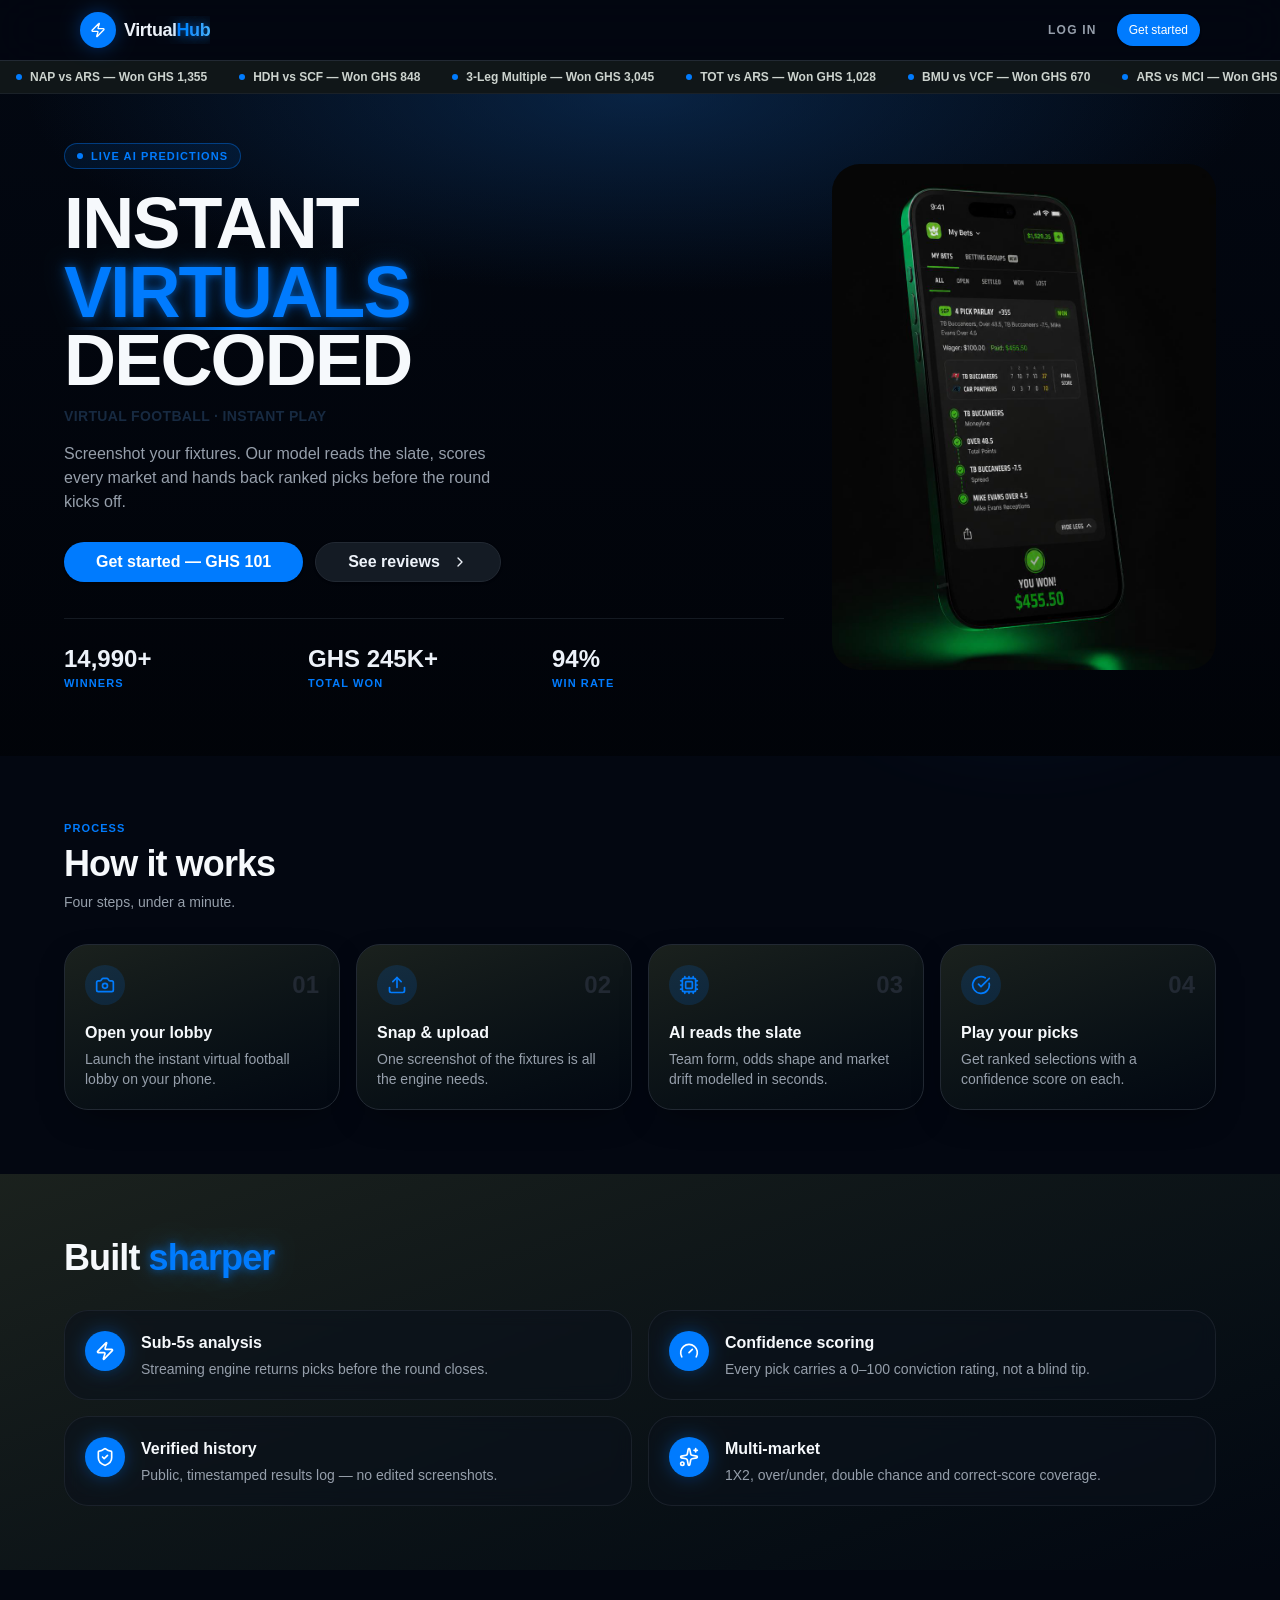
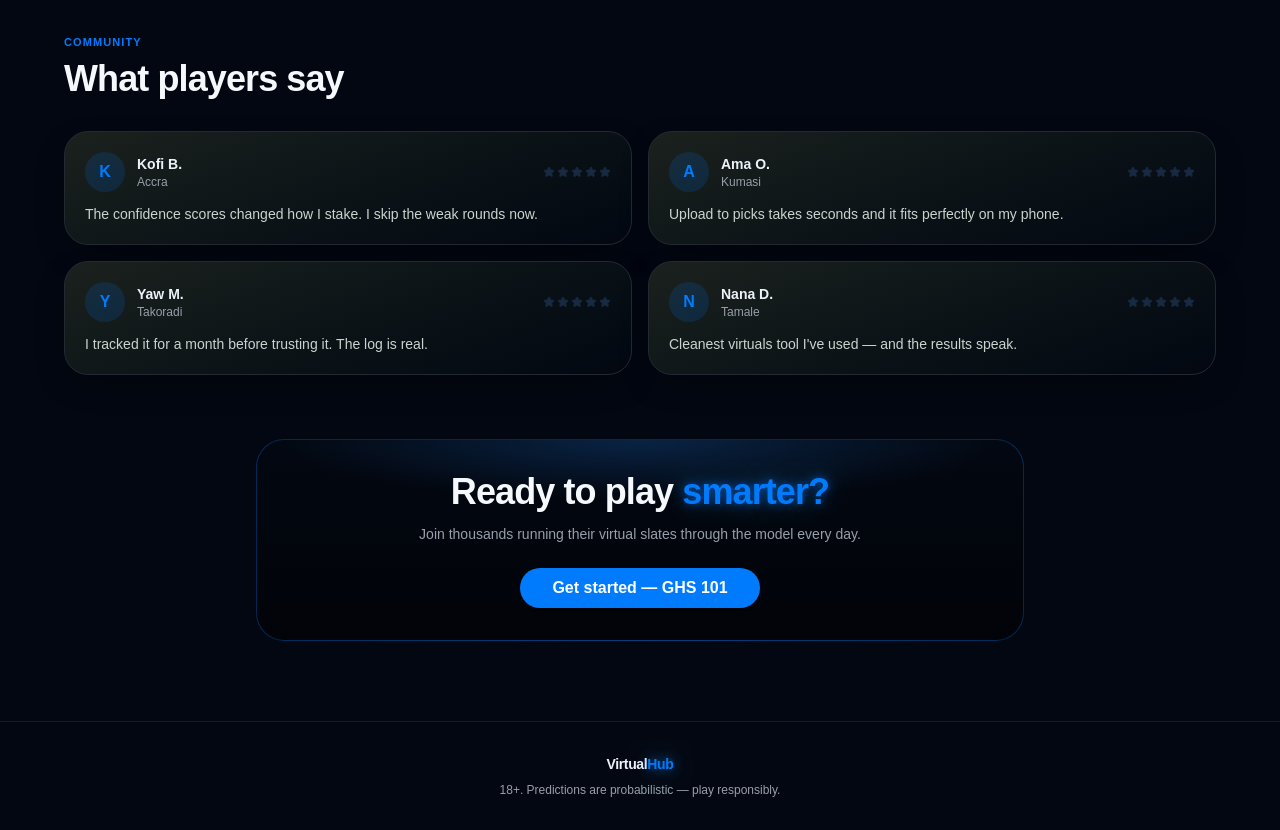
<file: index.html>
<!DOCTYPE html>
<html suppressHydrationWarning lang="en">
<head>
<meta charset="utf-8"/>
<meta name="viewport" content="width=device-width, initial-scale=1"/>
<link rel="stylesheet" href="/assets/styles-DLUEE3j7.css?v=8" data-precedence="default"/>
<link rel="stylesheet" href="/assets/theme.css?v=9"/>
<title>VirtualHub — AI-powered instant virtual football picks</title>
<meta name="author" content="VirtualHub"/>
<meta name="description" content="VirtualHub delivers AI-modelled instant virtual football predictions. Sign up for GHS 101 and start receiving ranked picks straight to your dashboard."/>
<meta property="og:title" content="VirtualHub — AI virtual football picks"/>
<meta property="og:description" content="AI-powered instant virtual football predictions. GHS 101 one-time registration."/>
<meta property="og:type" content="website"/>
<meta name="twitter:card" content="summary_large_image"/>
<meta name="twitter:title" content="VirtualHub — AI virtual football picks">
<meta name="twitter:description" content="AI-powered instant virtual football predictions. GHS 101 one-time registration.">
<meta property="og:image" content="https://pub-bb2e103a32db4e198524a2e9ed8f35b4.r2.dev/10b8d3780e919f2aaa106704f6f9e197/id-preview-cda36e97--7989555e-fe75-4392-b248-2411c85cfbc7.lovable.app-1786799965032.png">
<meta name="twitter:image" content="https://pub-bb2e103a32db4e198524a2e9ed8f35b4.r2.dev/10b8d3780e919f2aaa106704f6f9e197/id-preview-cda36e97--7989555e-fe75-4392-b248-2411c85cfbc7.lovable.app-1786799965032.png">
<link rel="modulepreload" href="/assets/index-sG8SpmM9.js"/>
<link rel="modulepreload" href="/assets/useStore-BI3_Wmfo.js"/>
<link rel="modulepreload" href="/assets/routes-D_UGL2ZY.js"/>
<link rel="modulepreload" href="/assets/button-DS1rjqG5.js"/>
<link rel="modulepreload" href="/assets/chevron-right-CFc3Z5YP.js"/>
<link rel="modulepreload" href="/assets/circle-check-big-D7UGd4CY.js"/>
<link rel="modulepreload" href="/assets/shield-check-jvVy79mL.js"/>
<link rel="modulepreload" href="/assets/sparkles-Bdgb3vhO.js"/>
<link rel="modulepreload" href="/assets/upload-DEbLKMg8.js"/>
<link rel="modulepreload" href="/assets/zap-DtLusXU7.js"/>
<link rel="icon" href="/favicon.png" type="image/png"/>
<script defer src="/_flock.js" data-proxy-url="/~api/analytics"></script>
</head>
<body>
<script src="/assets/hydration-suppress.js"></script>
<main class="min-h-screen overflow-x-hidden bg-background">
<header class="sticky top-0 z-50 border-b border-border/60 bg-background/80 backdrop-blur-xl">
  <div class="mx-auto flex max-w-6xl items-center justify-between gap-3 px-4 py-3">
    <a href="#top" class="flex min-w-0 items-center gap-2">
      <span class="grid h-9 w-9 shrink-0 place-items-center rounded-xl bg-primary text-primary-foreground glow-ring">
        <svg xmlns="http://www.w3.org/2000/svg" width="24" height="24" viewBox="0 0 24 24" fill="none" stroke="currentColor" stroke-width="2" stroke-linecap="round" stroke-linejoin="round" class="lucide lucide-zap h-4 w-4" aria-hidden="true"><path d="M4 14a1 1 0 0 1-.78-1.63l9.9-10.2a.5.5 0 0 1 .86.46l-1.92 6.02A1 1 0 0 0 13 10h7a1 1 0 0 1 .78 1.63l-9.9 10.2a.5.5 0 0 1-.86-.46l1.92-6.02A1 1 0 0 0 11 14z"></path></svg>
      </span>
      <span class="truncate text-lg font-black tracking-tight">Virtual<span class="text-primary glow-text">Hub</span></span>
    </a>
    <div class="flex shrink-0 items-center gap-2">
      <a href="/login" class="rounded-full text-xs font-bold tracking-widest text-muted-foreground uppercase hover:text-foreground px-3 py-2">Log in</a>
      <a href="/signup" class="inline-flex items-center justify-center gap-2 whitespace-nowrap cursor-pointer transition-colors focus-visible:outline-none focus-visible:ring-1 focus-visible:ring-ring bg-primary text-primary-foreground shadow hover:bg-primary/90 h-8 px-4 rounded-full text-xs font-bold pulse-glow">Get started</a>
    </div>
  </div>
</header>
<div class="border-b border-border/60 bg-ash/60 py-2">
  <div class="flex w-max ticker-track">
    <div class="flex shrink-0 items-center">
      <span class="flex items-center gap-2 px-4 text-xs font-semibold text-ash-foreground"><span class="h-1.5 w-1.5 rounded-full bg-primary"></span>NAP vs ARS — Won GHS 1,355</span>
      <span class="flex items-center gap-2 px-4 text-xs font-semibold text-ash-foreground"><span class="h-1.5 w-1.5 rounded-full bg-primary"></span>HDH vs SCF — Won GHS 848</span>
      <span class="flex items-center gap-2 px-4 text-xs font-semibold text-ash-foreground"><span class="h-1.5 w-1.5 rounded-full bg-primary"></span>3-Leg Multiple — Won GHS 3,045</span>
      <span class="flex items-center gap-2 px-4 text-xs font-semibold text-ash-foreground"><span class="h-1.5 w-1.5 rounded-full bg-primary"></span>TOT vs ARS — Won GHS 1,028</span>
      <span class="flex items-center gap-2 px-4 text-xs font-semibold text-ash-foreground"><span class="h-1.5 w-1.5 rounded-full bg-primary"></span>BMU vs VCF — Won GHS 670</span>
      <span class="flex items-center gap-2 px-4 text-xs font-semibold text-ash-foreground"><span class="h-1.5 w-1.5 rounded-full bg-primary"></span>ARS vs MCI — Won GHS 1,052</span>
    </div>
    <div class="flex shrink-0 items-center">
      <span class="flex items-center gap-2 px-4 text-xs font-semibold text-ash-foreground"><span class="h-1.5 w-1.5 rounded-full bg-primary"></span>NAP vs ARS — Won GHS 1,355</span>
      <span class="flex items-center gap-2 px-4 text-xs font-semibold text-ash-foreground"><span class="h-1.5 w-1.5 rounded-full bg-primary"></span>HDH vs SCF — Won GHS 848</span>
      <span class="flex items-center gap-2 px-4 text-xs font-semibold text-ash-foreground"><span class="h-1.5 w-1.5 rounded-full bg-primary"></span>3-Leg Multiple — Won GHS 3,045</span>
      <span class="flex items-center gap-2 px-4 text-xs font-semibold text-ash-foreground"><span class="h-1.5 w-1.5 rounded-full bg-primary"></span>TOT vs ARS — Won GHS 1,028</span>
      <span class="flex items-center gap-2 px-4 text-xs font-semibold text-ash-foreground"><span class="h-1.5 w-1.5 rounded-full bg-primary"></span>BMU vs VCF — Won GHS 670</span>
      <span class="flex items-center gap-2 px-4 text-xs font-semibold text-ash-foreground"><span class="h-1.5 w-1.5 rounded-full bg-primary"></span>ARS vs MCI — Won GHS 1,052</span>
    </div>
  </div>
</div>
<section id="top" class="relative px-4 pt-12 pb-16" style="background-image:var(--gradient-hero)">
  <div class="mx-auto flex max-w-6xl flex-col items-center gap-12 text-center lg:flex-row lg:items-center lg:text-left">
    <div class="w-full lg:flex-1">
      <span class="inline-flex items-center gap-2 rounded-full border border-primary/40 bg-primary/10 px-3 py-1 text-[11px] font-bold tracking-widest text-primary uppercase">
        <span class="h-1.5 w-1.5 rounded-full bg-primary"></span>Live AI predictions
      </span>
      <h1 class="mt-5 text-5xl leading-[0.95] font-black tracking-tight sm:text-6xl lg:text-7xl">INSTANT<br><span class="text-primary glow-text">VIRTUALS</span><br>DECODED</h1>
      <p class="mt-3 text-sm font-bold tracking-wide text-accent uppercase">Virtual football · Instant play</p>
      <p class="mx-auto mt-4 max-w-md text-base text-muted-foreground lg:mx-0">Screenshot your fixtures. Our model reads the slate, scores every market and hands back ranked picks before the round kicks off.</p>
      <div class="mt-7 flex flex-col gap-3 sm:flex-row sm:justify-center lg:justify-start">
        <a href="/signup" class="inline-flex items-center justify-center gap-2 whitespace-nowrap cursor-pointer transition-colors focus-visible:outline-none focus-visible:ring-1 focus-visible:ring-ring bg-primary text-primary-foreground shadow hover:bg-primary/90 h-12 px-8 rounded-full text-base font-bold pulse-glow">Get started — GHS 101</a>
        <a href="#reviews" class="inline-flex items-center justify-center gap-2 whitespace-nowrap cursor-pointer transition-colors focus-visible:outline-none focus-visible:ring-1 focus-visible:ring-ring border border-border bg-background hover:bg-accent h-12 px-8 rounded-full text-base font-bold">See reviews
          <svg xmlns="http://www.w3.org/2000/svg" width="24" height="24" viewBox="0 0 24 24" fill="none" stroke="currentColor" stroke-width="2" stroke-linecap="round" stroke-linejoin="round" class="lucide lucide-chevron-right ml-1 h-4 w-4" aria-hidden="true"><path d="m9 18 6-6-6-6"></path></svg>
        </a>
      </div>
      <dl class="mt-9 grid grid-cols-3 gap-3 border-t border-border/60 pt-6">
        <div><dt class="text-xl font-black sm:text-2xl">14,990+</dt><dd class="text-[11px] font-bold tracking-widest text-primary uppercase">Winners</dd></div>
        <div><dt class="text-xl font-black sm:text-2xl">GHS 245K+</dt><dd class="text-[11px] font-bold tracking-widest text-primary uppercase">Total won</dd></div>
        <div><dt class="text-xl font-black sm:text-2xl">94%</dt><dd class="text-[11px] font-bold tracking-widest text-primary uppercase">Win rate</dd></div>
      </dl>
    </div>
    <div class="relative w-full max-w-xs lg:max-w-sm lg:flex-1">
      <div class="absolute inset-0 -z-10 rounded-full blur-3xl" style="box-shadow:var(--shadow-glow-lg);background:var(--gradient-primary);opacity:.25"></div>
      <img src="/assets/hero-phone-6VezEgsy.jpg" width="912" height="1200" alt="Phone showing a winning virtual football ticket with AI-selected picks" class="mx-auto w-full rounded-3xl"/>
    </div>
  </div>
</section>
<section class="px-4 py-16">
  <div class="mx-auto max-w-6xl">
    <p class="text-[11px] font-bold tracking-widest text-primary uppercase">Process</p>
    <h2 class="mt-2 text-3xl font-black tracking-tight sm:text-4xl">How it works</h2>
    <p class="mt-2 text-sm text-muted-foreground">Four steps, under a minute.</p>
    <div class="mt-8 grid gap-4 sm:grid-cols-2 lg:grid-cols-4">
      <div class="rounded-2xl p-5 surface-ash">
        <div class="flex items-center justify-between">
          <span class="grid h-10 w-10 place-items-center rounded-xl bg-primary/15 text-primary"><svg xmlns="http://www.w3.org/2000/svg" width="24" height="24" viewBox="0 0 24 24" fill="none" stroke="currentColor" stroke-width="2" stroke-linecap="round" stroke-linejoin="round" class="lucide lucide-camera h-5 w-5" aria-hidden="true"><path d="M13.997 4a2 2 0 0 1 1.76 1.05l.486.9A2 2 0 0 0 18.003 7H20a2 2 0 0 1 2 2v9a2 2 0 0 1-2 2H4a2 2 0 0 1-2-2V9a2 2 0 0 1 2-2h1.997a2 2 0 0 0 1.759-1.048l.489-.904A2 2 0 0 1 10.004 4z"></path><circle cx="12" cy="13" r="3"></circle></svg></span>
          <span class="text-2xl font-black text-border">01</span>
        </div>
        <h3 class="mt-4 text-base font-bold">Open your lobby</h3>
        <p class="mt-1 text-sm text-muted-foreground">Launch the instant virtual football lobby on your phone.</p>
      </div>
      <div class="rounded-2xl p-5 surface-ash">
        <div class="flex items-center justify-between">
          <span class="grid h-10 w-10 place-items-center rounded-xl bg-primary/15 text-primary"><svg xmlns="http://www.w3.org/2000/svg" width="24" height="24" viewBox="0 0 24 24" fill="none" stroke="currentColor" stroke-width="2" stroke-linecap="round" stroke-linejoin="round" class="lucide lucide-upload h-5 w-5" aria-hidden="true"><path d="M21 15v4a2 2 0 0 1-2 2H5a2 2 0 0 1-2-2v-4"></path><polyline points="17 8 12 3 7 8"></polyline><line x1="12" x2="12" y1="3" y2="15"></line></svg></span>
          <span class="text-2xl font-black text-border">02</span>
        </div>
        <h3 class="mt-4 text-base font-bold">Snap &amp; upload</h3>
        <p class="mt-1 text-sm text-muted-foreground">One screenshot of the fixtures is all the engine needs.</p>
      </div>
      <div class="rounded-2xl p-5 surface-ash">
        <div class="flex items-center justify-between">
          <span class="grid h-10 w-10 place-items-center rounded-xl bg-primary/15 text-primary"><svg xmlns="http://www.w3.org/2000/svg" width="24" height="24" viewBox="0 0 24 24" fill="none" stroke="currentColor" stroke-width="2" stroke-linecap="round" stroke-linejoin="round" class="lucide lucide-cpu h-5 w-5" aria-hidden="true"><path d="M12 20v2"></path><path d="M12 2v2"></path><path d="M17 20v2"></path><path d="M17 2v2"></path><path d="M2 12h2"></path><path d="M2 17h2"></path><path d="M2 7h2"></path><path d="M20 12h2"></path><path d="M20 17h2"></path><path d="M20 7h2"></path><path d="M7 20v2"></path><path d="M7 2v2"></path><rect x="4" y="4" width="16" height="16" rx="2"></rect><rect x="8" y="8" width="8" height="8" rx="1"></rect></svg></span>
          <span class="text-2xl font-black text-border">03</span>
        </div>
        <h3 class="mt-4 text-base font-bold">AI reads the slate</h3>
        <p class="mt-1 text-sm text-muted-foreground">Team form, odds shape and market drift modelled in seconds.</p>
      </div>
      <div class="rounded-2xl p-5 surface-ash">
        <div class="flex items-center justify-between">
          <span class="grid h-10 w-10 place-items-center rounded-xl bg-primary/15 text-primary"><svg xmlns="http://www.w3.org/2000/svg" width="24" height="24" viewBox="0 0 24 24" fill="none" stroke="currentColor" stroke-width="2" stroke-linecap="round" stroke-linejoin="round" class="lucide lucide-circle-check-big h-5 w-5" aria-hidden="true"><path d="M22 11.08V12a10 10 0 1 1-5.93-9.14"></path><path d="m9 11 3 3L22 4"></path></svg></span>
          <span class="text-2xl font-black text-border">04</span>
        </div>
        <h3 class="mt-4 text-base font-bold">Play your picks</h3>
        <p class="mt-1 text-sm text-muted-foreground">Get ranked selections with a confidence score on each.</p>
      </div>
    </div>
  </div>
</section>
<section class="px-4 py-16" style="background:var(--gradient-ash)">
  <div class="mx-auto max-w-6xl">
    <h2 class="text-3xl font-black tracking-tight sm:text-4xl">Built <span class="text-primary glow-text">sharper</span></h2>
    <div class="mt-8 grid gap-4 sm:grid-cols-2">
      <div class="flex gap-4 rounded-2xl border border-border/70 bg-card/60 p-5 backdrop-blur">
        <span class="grid h-10 w-10 shrink-0 place-items-center rounded-xl bg-primary text-primary-foreground glow-ring"><svg xmlns="http://www.w3.org/2000/svg" width="24" height="24" viewBox="0 0 24 24" fill="none" stroke="currentColor" stroke-width="2" stroke-linecap="round" stroke-linejoin="round" class="lucide lucide-zap h-5 w-5" aria-hidden="true"><path d="M4 14a1 1 0 0 1-.78-1.63l9.9-10.2a.5.5 0 0 1 .86.46l-1.92 6.02A1 1 0 0 0 13 10h7a1 1 0 0 1 .78 1.63l-9.9 10.2a.5.5 0 0 1-.86-.46l1.92-6.02A1 1 0 0 0 11 14z"></path></svg></span>
        <div class="min-w-0"><h3 class="text-base font-bold">Sub-5s analysis</h3><p class="mt-1 text-sm text-muted-foreground">Streaming engine returns picks before the round closes.</p></div>
      </div>
      <div class="flex gap-4 rounded-2xl border border-border/70 bg-card/60 p-5 backdrop-blur">
        <span class="grid h-10 w-10 shrink-0 place-items-center rounded-xl bg-primary text-primary-foreground glow-ring"><svg xmlns="http://www.w3.org/2000/svg" width="24" height="24" viewBox="0 0 24 24" fill="none" stroke="currentColor" stroke-width="2" stroke-linecap="round" stroke-linejoin="round" class="lucide lucide-gauge h-5 w-5" aria-hidden="true"><path d="m12 14 4-4"></path><path d="M3.34 19a10 10 0 1 1 17.32 0"></path></svg></span>
        <div class="min-w-0"><h3 class="text-base font-bold">Confidence scoring</h3><p class="mt-1 text-sm text-muted-foreground">Every pick carries a 0–100 conviction rating, not a blind tip.</p></div>
      </div>
      <div class="flex gap-4 rounded-2xl border border-border/70 bg-card/60 p-5 backdrop-blur">
        <span class="grid h-10 w-10 shrink-0 place-items-center rounded-xl bg-primary text-primary-foreground glow-ring"><svg xmlns="http://www.w3.org/2000/svg" width="24" height="24" viewBox="0 0 24 24" fill="none" stroke="currentColor" stroke-width="2" stroke-linecap="round" stroke-linejoin="round" class="lucide lucide-shield-check h-5 w-5" aria-hidden="true"><path d="M20 13c0 5-3.5 7.5-7.66 8.95a1 1 0 0 1-.67-.01C7.5 20.5 4 18 4 13V6a1 1 0 0 1 1-1c2 0 4.5-1.2 6.24-2.72a1 17 0 0 1 1.52 0C14.51 3.81 17 5 19 5a1 1 0 0 1 1 1z"></path><path d="m9 12 2 2 4-4"></path></svg></span>
        <div class="min-w-0"><h3 class="text-base font-bold">Verified history</h3><p class="mt-1 text-sm text-muted-foreground">Public, timestamped results log — no edited screenshots.</p></div>
      </div>
      <div class="flex gap-4 rounded-2xl border border-border/70 bg-card/60 p-5 backdrop-blur">
        <span class="grid h-10 w-10 shrink-0 place-items-center rounded-xl bg-primary text-primary-foreground glow-ring"><svg xmlns="http://www.w3.org/2000/svg" width="24" height="24" viewBox="0 0 24 24" fill="none" stroke="currentColor" stroke-width="2" stroke-linecap="round" stroke-linejoin="round" class="lucide lucide-sparkles h-5 w-5" aria-hidden="true"><path d="M9.937 15.5A2 2 0 0 0 8.5 14.063l-6.135-1.582a.5.5 0 0 1 0-.962L8.5 9.936A2 2 0 0 0 9.937 8.5l1.582-6.135a.5.5 0 0 1 .963 0L14.063 8.5A2 2 0 0 0 15.5 9.937l6.135 1.582a.5.5 0 0 1 0 .962L15.5 14.063a2 2 0 0 0-1.437 1.437l-1.582 6.135a.5.5 0 0 1-.963 0z"></path></svg></span>
        <div class="min-w-0"><h3 class="text-base font-bold">Multi-market</h3><p class="mt-1 text-sm text-muted-foreground">1X2, over/under, double chance and correct-score coverage.</p></div>
      </div>
    </div>
  </div>
</section>
<section id="reviews" class="px-4 py-16">
  <div class="mx-auto max-w-6xl">
    <p class="text-[11px] font-bold tracking-widest text-primary uppercase">Community</p>
    <h2 class="mt-2 text-3xl font-black tracking-tight sm:text-4xl">What players say</h2>
    <div class="mt-8 grid gap-4 sm:grid-cols-2">
      <figure class="rounded-2xl p-5 surface-ash">
        <div class="flex items-center gap-3">
          <span class="grid h-10 w-10 shrink-0 place-items-center rounded-full bg-primary/15 font-black text-primary">K</span>
          <div class="min-w-0"><p class="truncate text-sm font-bold">Kofi B.</p><p class="text-xs text-muted-foreground">Accra</p></div>
          <span class="ml-auto flex shrink-0 gap-0.5"><svg xmlns="http://www.w3.org/2000/svg" width="24" height="24" viewBox="0 0 24 24" fill="none" stroke="currentColor" stroke-width="2" stroke-linecap="round" stroke-linejoin="round" class="lucide lucide-star h-3 w-3 fill-accent text-accent" aria-hidden="true"><path d="M11.525 2.295a.53.53 0 0 1 .95 0l2.31 4.679a2.123 2.123 0 0 0 1.595 1.16l5.166.756a.53.53 0 0 1 .294.904l-3.736 3.638a2.123 2.123 0 0 0-.611 1.878l.882 5.14a.53.53 0 0 1-.771.56l-4.618-2.428a2.122 2.122 0 0 0-1.973 0L6.396 21.01a.53.53 0 0 1-.77-.56l.881-5.139a2.122 2.122 0 0 0-.611-1.879L2.16 9.795a.53.53 0 0 1 .294-.906l5.165-.755a2.123 2.123 0 0 0 1.597-1.16z"></path></svg><svg xmlns="http://www.w3.org/2000/svg" width="24" height="24" viewBox="0 0 24 24" fill="none" stroke="currentColor" stroke-width="2" stroke-linecap="round" stroke-linejoin="round" class="lucide lucide-star h-3 w-3 fill-accent text-accent" aria-hidden="true"><path d="M11.525 2.295a.53.53 0 0 1 .95 0l2.31 4.679a2.123 2.123 0 0 0 1.595 1.16l5.166.756a.53.53 0 0 1 .294.904l-3.736 3.638a2.123 2.123 0 0 0-.611 1.878l.882 5.14a.53.53 0 0 1-.771.56l-4.618-2.428a2.122 2.122 0 0 0-1.973 0L6.396 21.01a.53.53 0 0 1-.77-.56l.881-5.139a2.122 2.122 0 0 0-.611-1.879L2.16 9.795a.53.53 0 0 1 .294-.906l5.165-.755a2.123 2.123 0 0 0 1.597-1.16z"></path></svg><svg xmlns="http://www.w3.org/2000/svg" width="24" height="24" viewBox="0 0 24 24" fill="none" stroke="currentColor" stroke-width="2" stroke-linecap="round" stroke-linejoin="round" class="lucide lucide-star h-3 w-3 fill-accent text-accent" aria-hidden="true"><path d="M11.525 2.295a.53.53 0 0 1 .95 0l2.31 4.679a2.123 2.123 0 0 0 1.595 1.16l5.166.756a.53.53 0 0 1 .294.904l-3.736 3.638a2.123 2.123 0 0 0-.611 1.878l.882 5.14a.53.53 0 0 1-.771.56l-4.618-2.428a2.122 2.122 0 0 0-1.973 0L6.396 21.01a.53.53 0 0 1-.77-.56l.881-5.139a2.122 2.122 0 0 0-.611-1.879L2.16 9.795a.53.53 0 0 1 .294-.906l5.165-.755a2.123 2.123 0 0 0 1.597-1.16z"></path></svg><svg xmlns="http://www.w3.org/2000/svg" width="24" height="24" viewBox="0 0 24 24" fill="none" stroke="currentColor" stroke-width="2" stroke-linecap="round" stroke-linejoin="round" class="lucide lucide-star h-3 w-3 fill-accent text-accent" aria-hidden="true"><path d="M11.525 2.295a.53.53 0 0 1 .95 0l2.31 4.679a2.123 2.123 0 0 0 1.595 1.16l5.166.756a.53.53 0 0 1 .294.904l-3.736 3.638a2.123 2.123 0 0 0-.611 1.878l.882 5.14a.53.53 0 0 1-.771.56l-4.618-2.428a2.122 2.122 0 0 0-1.973 0L6.396 21.01a.53.53 0 0 1-.77-.56l.881-5.139a2.122 2.122 0 0 0-.611-1.879L2.16 9.795a.53.53 0 0 1 .294-.906l5.165-.755a2.123 2.123 0 0 0 1.597-1.16z"></path></svg><svg xmlns="http://www.w3.org/2000/svg" width="24" height="24" viewBox="0 0 24 24" fill="none" stroke="currentColor" stroke-width="2" stroke-linecap="round" stroke-linejoin="round" class="lucide lucide-star h-3 w-3 fill-accent text-accent" aria-hidden="true"><path d="M11.525 2.295a.53.53 0 0 1 .95 0l2.31 4.679a2.123 2.123 0 0 0 1.595 1.16l5.166.756a.53.53 0 0 1 .294.904l-3.736 3.638a2.123 2.123 0 0 0-.611 1.878l.882 5.14a.53.53 0 0 1-.771.56l-4.618-2.428a2.122 2.122 0 0 0-1.973 0L6.396 21.01a.53.53 0 0 1-.77-.56l.881-5.139a2.122 2.122 0 0 0-.611-1.879L2.16 9.795a.53.53 0 0 1 .294-.906l5.165-.755a2.123 2.123 0 0 0 1.597-1.16z"></path></svg></span>
        </div>
        <blockquote class="mt-3 text-sm text-ash-foreground">The confidence scores changed how I stake. I skip the weak rounds now.</blockquote>
      </figure>
      <figure class="rounded-2xl p-5 surface-ash">
        <div class="flex items-center gap-3">
          <span class="grid h-10 w-10 shrink-0 place-items-center rounded-full bg-primary/15 font-black text-primary">A</span>
          <div class="min-w-0"><p class="truncate text-sm font-bold">Ama O.</p><p class="text-xs text-muted-foreground">Kumasi</p></div>
          <span class="ml-auto flex shrink-0 gap-0.5"><svg xmlns="http://www.w3.org/2000/svg" width="24" height="24" viewBox="0 0 24 24" fill="none" stroke="currentColor" stroke-width="2" stroke-linecap="round" stroke-linejoin="round" class="lucide lucide-star h-3 w-3 fill-accent text-accent" aria-hidden="true"><path d="M11.525 2.295a.53.53 0 0 1 .95 0l2.31 4.679a2.123 2.123 0 0 0 1.595 1.16l5.166.756a.53.53 0 0 1 .294.904l-3.736 3.638a2.123 2.123 0 0 0-.611 1.878l.882 5.14a.53.53 0 0 1-.771.56l-4.618-2.428a2.122 2.122 0 0 0-1.973 0L6.396 21.01a.53.53 0 0 1-.77-.56l.881-5.139a2.122 2.122 0 0 0-.611-1.879L2.16 9.795a.53.53 0 0 1 .294-.906l5.165-.755a2.123 2.123 0 0 0 1.597-1.16z"></path></svg><svg xmlns="http://www.w3.org/2000/svg" width="24" height="24" viewBox="0 0 24 24" fill="none" stroke="currentColor" stroke-width="2" stroke-linecap="round" stroke-linejoin="round" class="lucide lucide-star h-3 w-3 fill-accent text-accent" aria-hidden="true"><path d="M11.525 2.295a.53.53 0 0 1 .95 0l2.31 4.679a2.123 2.123 0 0 0 1.595 1.16l5.166.756a.53.53 0 0 1 .294.904l-3.736 3.638a2.123 2.123 0 0 0-.611 1.878l.882 5.14a.53.53 0 0 1-.771.56l-4.618-2.428a2.122 2.122 0 0 0-1.973 0L6.396 21.01a.53.53 0 0 1-.77-.56l.881-5.139a2.122 2.122 0 0 0-.611-1.879L2.16 9.795a.53.53 0 0 1 .294-.906l5.165-.755a2.123 2.123 0 0 0 1.597-1.16z"></path></svg><svg xmlns="http://www.w3.org/2000/svg" width="24" height="24" viewBox="0 0 24 24" fill="none" stroke="currentColor" stroke-width="2" stroke-linecap="round" stroke-linejoin="round" class="lucide lucide-star h-3 w-3 fill-accent text-accent" aria-hidden="true"><path d="M11.525 2.295a.53.53 0 0 1 .95 0l2.31 4.679a2.123 2.123 0 0 0 1.595 1.16l5.166.756a.53.53 0 0 1 .294.904l-3.736 3.638a2.123 2.123 0 0 0-.611 1.878l.882 5.14a.53.53 0 0 1-.771.56l-4.618-2.428a2.122 2.122 0 0 0-1.973 0L6.396 21.01a.53.53 0 0 1-.77-.56l.881-5.139a2.122 2.122 0 0 0-.611-1.879L2.16 9.795a.53.53 0 0 1 .294-.906l5.165-.755a2.123 2.123 0 0 0 1.597-1.16z"></path></svg><svg xmlns="http://www.w3.org/2000/svg" width="24" height="24" viewBox="0 0 24 24" fill="none" stroke="currentColor" stroke-width="2" stroke-linecap="round" stroke-linejoin="round" class="lucide lucide-star h-3 w-3 fill-accent text-accent" aria-hidden="true"><path d="M11.525 2.295a.53.53 0 0 1 .95 0l2.31 4.679a2.123 2.123 0 0 0 1.595 1.16l5.166.756a.53.53 0 0 1 .294.904l-3.736 3.638a2.123 2.123 0 0 0-.611 1.878l.882 5.14a.53.53 0 0 1-.771.56l-4.618-2.428a2.122 2.122 0 0 0-1.973 0L6.396 21.01a.53.53 0 0 1-.77-.56l.881-5.139a2.122 2.122 0 0 0-.611-1.879L2.16 9.795a.53.53 0 0 1 .294-.906l5.165-.755a2.123 2.123 0 0 0 1.597-1.16z"></path></svg><svg xmlns="http://www.w3.org/2000/svg" width="24" height="24" viewBox="0 0 24 24" fill="none" stroke="currentColor" stroke-width="2" stroke-linecap="round" stroke-linejoin="round" class="lucide lucide-star h-3 w-3 fill-accent text-accent" aria-hidden="true"><path d="M11.525 2.295a.53.53 0 0 1 .95 0l2.31 4.679a2.123 2.123 0 0 0 1.595 1.16l5.166.756a.53.53 0 0 1 .294.904l-3.736 3.638a2.123 2.123 0 0 0-.611 1.878l.882 5.14a.53.53 0 0 1-.771.56l-4.618-2.428a2.122 2.122 0 0 0-1.973 0L6.396 21.01a.53.53 0 0 1-.77-.56l.881-5.139a2.122 2.122 0 0 0-.611-1.879L2.16 9.795a.53.53 0 0 1 .294-.906l5.165-.755a2.123 2.123 0 0 0 1.597-1.16z"></path></svg></span>
        </div>
        <blockquote class="mt-3 text-sm text-ash-foreground">Upload to picks takes seconds and it fits perfectly on my phone.</blockquote>
      </figure>
      <figure class="rounded-2xl p-5 surface-ash">
        <div class="flex items-center gap-3">
          <span class="grid h-10 w-10 shrink-0 place-items-center rounded-full bg-primary/15 font-black text-primary">Y</span>
          <div class="min-w-0"><p class="truncate text-sm font-bold">Yaw M.</p><p class="text-xs text-muted-foreground">Takoradi</p></div>
          <span class="ml-auto flex shrink-0 gap-0.5"><svg xmlns="http://www.w3.org/2000/svg" width="24" height="24" viewBox="0 0 24 24" fill="none" stroke="currentColor" stroke-width="2" stroke-linecap="round" stroke-linejoin="round" class="lucide lucide-star h-3 w-3 fill-accent text-accent" aria-hidden="true"><path d="M11.525 2.295a.53.53 0 0 1 .95 0l2.31 4.679a2.123 2.123 0 0 0 1.595 1.16l5.166.756a.53.53 0 0 1 .294.904l-3.736 3.638a2.123 2.123 0 0 0-.611 1.878l.882 5.14a.53.53 0 0 1-.771.56l-4.618-2.428a2.122 2.122 0 0 0-1.973 0L6.396 21.01a.53.53 0 0 1-.77-.56l.881-5.139a2.122 2.122 0 0 0-.611-1.879L2.16 9.795a.53.53 0 0 1 .294-.906l5.165-.755a2.123 2.123 0 0 0 1.597-1.16z"></path></svg><svg xmlns="http://www.w3.org/2000/svg" width="24" height="24" viewBox="0 0 24 24" fill="none" stroke="currentColor" stroke-width="2" stroke-linecap="round" stroke-linejoin="round" class="lucide lucide-star h-3 w-3 fill-accent text-accent" aria-hidden="true"><path d="M11.525 2.295a.53.53 0 0 1 .95 0l2.31 4.679a2.123 2.123 0 0 0 1.595 1.16l5.166.756a.53.53 0 0 1 .294.904l-3.736 3.638a2.123 2.123 0 0 0-.611 1.878l.882 5.14a.53.53 0 0 1-.771.56l-4.618-2.428a2.122 2.122 0 0 0-1.973 0L6.396 21.01a.53.53 0 0 1-.77-.56l.881-5.139a2.122 2.122 0 0 0-.611-1.879L2.16 9.795a.53.53 0 0 1 .294-.906l5.165-.755a2.123 2.123 0 0 0 1.597-1.16z"></path></svg><svg xmlns="http://www.w3.org/2000/svg" width="24" height="24" viewBox="0 0 24 24" fill="none" stroke="currentColor" stroke-width="2" stroke-linecap="round" stroke-linejoin="round" class="lucide lucide-star h-3 w-3 fill-accent text-accent" aria-hidden="true"><path d="M11.525 2.295a.53.53 0 0 1 .95 0l2.31 4.679a2.123 2.123 0 0 0 1.595 1.16l5.166.756a.53.53 0 0 1 .294.904l-3.736 3.638a2.123 2.123 0 0 0-.611 1.878l.882 5.14a.53.53 0 0 1-.771.56l-4.618-2.428a2.122 2.122 0 0 0-1.973 0L6.396 21.01a.53.53 0 0 1-.77-.56l.881-5.139a2.122 2.122 0 0 0-.611-1.879L2.16 9.795a.53.53 0 0 1 .294-.906l5.165-.755a2.123 2.123 0 0 0 1.597-1.16z"></path></svg><svg xmlns="http://www.w3.org/2000/svg" width="24" height="24" viewBox="0 0 24 24" fill="none" stroke="currentColor" stroke-width="2" stroke-linecap="round" stroke-linejoin="round" class="lucide lucide-star h-3 w-3 fill-accent text-accent" aria-hidden="true"><path d="M11.525 2.295a.53.53 0 0 1 .95 0l2.31 4.679a2.123 2.123 0 0 0 1.595 1.16l5.166.756a.53.53 0 0 1 .294.904l-3.736 3.638a2.123 2.123 0 0 0-.611 1.878l.882 5.14a.53.53 0 0 1-.771.56l-4.618-2.428a2.122 2.122 0 0 0-1.973 0L6.396 21.01a.53.53 0 0 1-.77-.56l.881-5.139a2.122 2.122 0 0 0-.611-1.879L2.16 9.795a.53.53 0 0 1 .294-.906l5.165-.755a2.123 2.123 0 0 0 1.597-1.16z"></path></svg><svg xmlns="http://www.w3.org/2000/svg" width="24" height="24" viewBox="0 0 24 24" fill="none" stroke="currentColor" stroke-width="2" stroke-linecap="round" stroke-linejoin="round" class="lucide lucide-star h-3 w-3 fill-accent text-accent" aria-hidden="true"><path d="M11.525 2.295a.53.53 0 0 1 .95 0l2.31 4.679a2.123 2.123 0 0 0 1.595 1.16l5.166.756a.53.53 0 0 1 .294.904l-3.736 3.638a2.123 2.123 0 0 0-.611 1.878l.882 5.14a.53.53 0 0 1-.771.56l-4.618-2.428a2.122 2.122 0 0 0-1.973 0L6.396 21.01a.53.53 0 0 1-.77-.56l.881-5.139a2.122 2.122 0 0 0-.611-1.879L2.16 9.795a.53.53 0 0 1 .294-.906l5.165-.755a2.123 2.123 0 0 0 1.597-1.16z"></path></svg></span>
        </div>
        <blockquote class="mt-3 text-sm text-ash-foreground">I tracked it for a month before trusting it. The log is real.</blockquote>
      </figure>
      <figure class="rounded-2xl p-5 surface-ash">
        <div class="flex items-center gap-3">
          <span class="grid h-10 w-10 shrink-0 place-items-center rounded-full bg-primary/15 font-black text-primary">N</span>
          <div class="min-w-0"><p class="truncate text-sm font-bold">Nana D.</p><p class="text-xs text-muted-foreground">Tamale</p></div>
          <span class="ml-auto flex shrink-0 gap-0.5"><svg xmlns="http://www.w3.org/2000/svg" width="24" height="24" viewBox="0 0 24 24" fill="none" stroke="currentColor" stroke-width="2" stroke-linecap="round" stroke-linejoin="round" class="lucide lucide-star h-3 w-3 fill-accent text-accent" aria-hidden="true"><path d="M11.525 2.295a.53.53 0 0 1 .95 0l2.31 4.679a2.123 2.123 0 0 0 1.595 1.16l5.166.756a.53.53 0 0 1 .294.904l-3.736 3.638a2.123 2.123 0 0 0-.611 1.878l.882 5.14a.53.53 0 0 1-.771.56l-4.618-2.428a2.122 2.122 0 0 0-1.973 0L6.396 21.01a.53.53 0 0 1-.77-.56l.881-5.139a2.122 2.122 0 0 0-.611-1.879L2.16 9.795a.53.53 0 0 1 .294-.906l5.165-.755a2.123 2.123 0 0 0 1.597-1.16z"></path></svg><svg xmlns="http://www.w3.org/2000/svg" width="24" height="24" viewBox="0 0 24 24" fill="none" stroke="currentColor" stroke-width="2" stroke-linecap="round" stroke-linejoin="round" class="lucide lucide-star h-3 w-3 fill-accent text-accent" aria-hidden="true"><path d="M11.525 2.295a.53.53 0 0 1 .95 0l2.31 4.679a2.123 2.123 0 0 0 1.595 1.16l5.166.756a.53.53 0 0 1 .294.904l-3.736 3.638a2.123 2.123 0 0 0-.611 1.878l.882 5.14a.53.53 0 0 1-.771.56l-4.618-2.428a2.122 2.122 0 0 0-1.973 0L6.396 21.01a.53.53 0 0 1-.77-.56l.881-5.139a2.122 2.122 0 0 0-.611-1.879L2.16 9.795a.53.53 0 0 1 .294-.906l5.165-.755a2.123 2.123 0 0 0 1.597-1.16z"></path></svg><svg xmlns="http://www.w3.org/2000/svg" width="24" height="24" viewBox="0 0 24 24" fill="none" stroke="currentColor" stroke-width="2" stroke-linecap="round" stroke-linejoin="round" class="lucide lucide-star h-3 w-3 fill-accent text-accent" aria-hidden="true"><path d="M11.525 2.295a.53.53 0 0 1 .95 0l2.31 4.679a2.123 2.123 0 0 0 1.595 1.16l5.166.756a.53.53 0 0 1 .294.904l-3.736 3.638a2.123 2.123 0 0 0-.611 1.878l.882 5.14a.53.53 0 0 1-.771.56l-4.618-2.428a2.122 2.122 0 0 0-1.973 0L6.396 21.01a.53.53 0 0 1-.77-.56l.881-5.139a2.122 2.122 0 0 0-.611-1.879L2.16 9.795a.53.53 0 0 1 .294-.906l5.165-.755a2.123 2.123 0 0 0 1.597-1.16z"></path></svg><svg xmlns="http://www.w3.org/2000/svg" width="24" height="24" viewBox="0 0 24 24" fill="none" stroke="currentColor" stroke-width="2" stroke-linecap="round" stroke-linejoin="round" class="lucide lucide-star h-3 w-3 fill-accent text-accent" aria-hidden="true"><path d="M11.525 2.295a.53.53 0 0 1 .95 0l2.31 4.679a2.123 2.123 0 0 0 1.595 1.16l5.166.756a.53.53 0 0 1 .294.904l-3.736 3.638a2.123 2.123 0 0 0-.611 1.878l.882 5.14a.53.53 0 0 1-.771.56l-4.618-2.428a2.122 2.122 0 0 0-1.973 0L6.396 21.01a.53.53 0 0 1-.77-.56l.881-5.139a2.122 2.122 0 0 0-.611-1.879L2.16 9.795a.53.53 0 0 1 .294-.906l5.165-.755a2.123 2.123 0 0 0 1.597-1.16z"></path></svg><svg xmlns="http://www.w3.org/2000/svg" width="24" height="24" viewBox="0 0 24 24" fill="none" stroke="currentColor" stroke-width="2" stroke-linecap="round" stroke-linejoin="round" class="lucide lucide-star h-3 w-3 fill-accent text-accent" aria-hidden="true"><path d="M11.525 2.295a.53.53 0 0 1 .95 0l2.31 4.679a2.123 2.123 0 0 0 1.595 1.16l5.166.756a.53.53 0 0 1 .294.904l-3.736 3.638a2.123 2.123 0 0 0-.611 1.878l.882 5.14a.53.53 0 0 1-.771.56l-4.618-2.428a2.122 2.122 0 0 0-1.973 0L6.396 21.01a.53.53 0 0 1-.77-.56l.881-5.139a2.122 2.122 0 0 0-.611-1.879L2.16 9.795a.53.53 0 0 1 .294-.906l5.165-.755a2.123 2.123 0 0 0 1.597-1.16z"></path></svg></span>
        </div>
        <blockquote class="mt-3 text-sm text-ash-foreground">Cleanest virtuals tool I've used — and the results speak.</blockquote>
      </figure>
    </div>
  </div>
</section>
<section class="px-4 pb-20">
  <div class="mx-auto max-w-3xl rounded-3xl border border-primary/30 p-8 text-center pulse-glow" style="background-image:var(--gradient-hero)">
    <h2 class="text-3xl font-black tracking-tight sm:text-4xl">Ready to play <span class="text-primary glow-text">smarter?</span></h2>
    <p class="mt-3 text-sm text-muted-foreground">Join thousands running their virtual slates through the model every day.</p>
    <a href="/signup" class="mt-6 w-full rounded-full text-base font-bold inline-flex items-center justify-center gap-2 whitespace-nowrap cursor-pointer transition-colors focus-visible:outline-none focus-visible:ring-1 focus-visible:ring-ring bg-primary text-primary-foreground shadow hover:bg-primary/90 h-12 px-8 sm:w-auto">Get started — GHS 101</a>
  </div>
</section>
<footer class="border-t border-border/60 px-4 py-8 text-center">
  <p class="text-sm font-black tracking-tight">Virtual<span class="text-primary glow-text">Hub</span></p>
  <p class="mt-2 text-xs text-muted-foreground">18+. Predictions are probabilistic — play responsibly.</p>
</footer>
</main>
<script type="module" async src="/assets/index-sG8SpmM9.js"></script>
<script src="/assets/cache-bust.js?v=9" defer></script>
</body>
</html>
</file>
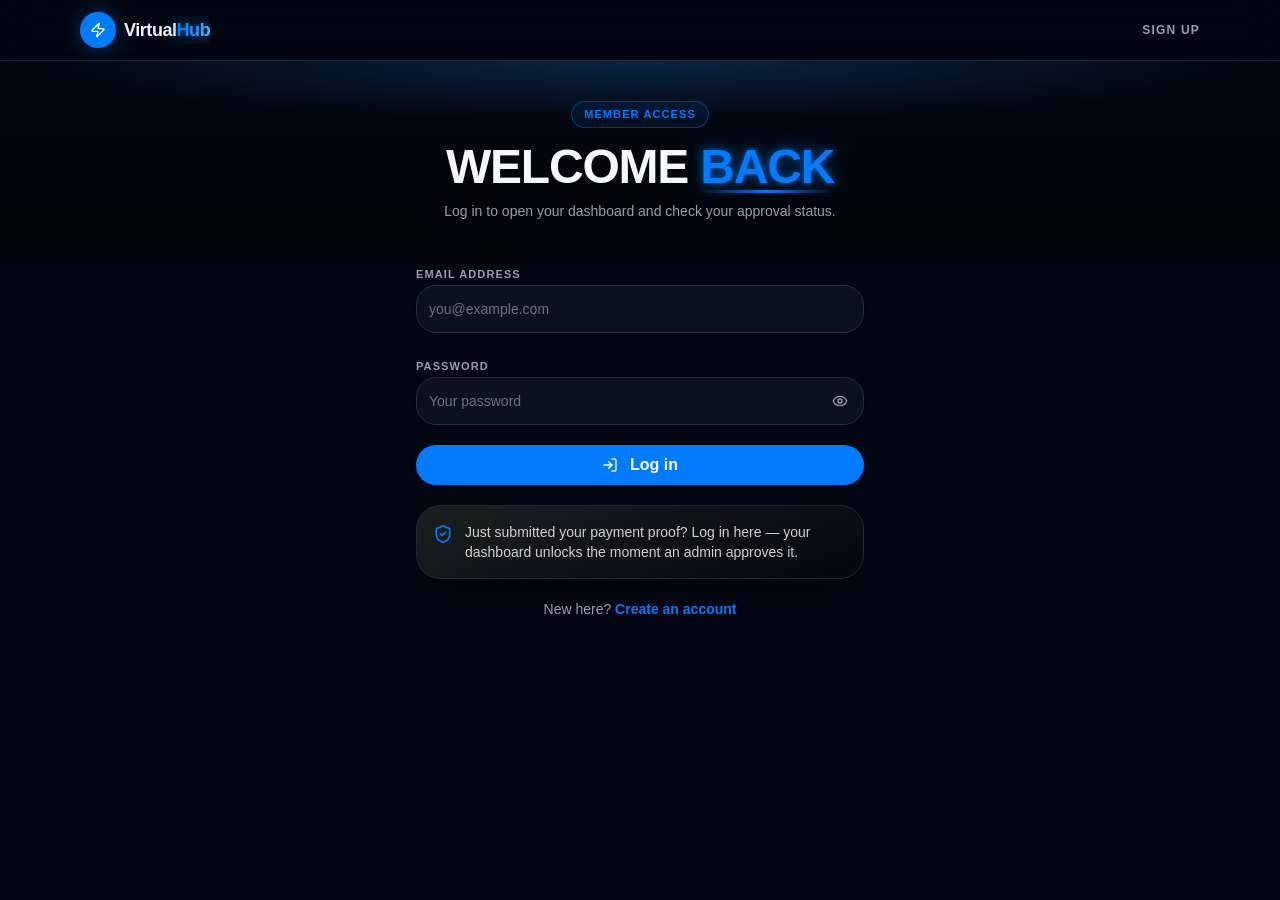
<file: account/index.html>
<!DOCTYPE html>
<html suppressHydrationWarning lang="en">
<head>
<meta charset="utf-8"/>
<meta http-equiv="Cache-Control" content="no-store, no-cache, must-revalidate, max-age=0"/>
<meta http-equiv="Pragma" content="no-cache"/>
<meta http-equiv="Expires" content="0"/>
<meta name="viewport" content="width=device-width, initial-scale=1"/>
<link rel="stylesheet" href="/assets/styles-DLUEE3j7.css?v=8" data-precedence="default"/>
<link rel="stylesheet" href="/assets/theme.css?v=9"/>
<title>VirtualHub</title>
<link rel="modulepreload" href="/assets/index-sG8SpmM9.js"/>
<link rel="modulepreload" href="/assets/useStore-BI3_Wmfo.js"/>
<link rel="icon" href="/favicon.png" type="image/png"/>
<script>(function(){var p=location.pathname;var n=p.replace(/\/index\.html$/i,'/').replace(/\.html$/i,'');if(n.length>1)n=n.replace(/\/+$/,'');if(!n)n='/';if(n!==p)history.replaceState(history.state,'',n+location.search+location.hash);})();</script>
</head>
<body>
<main class="min-h-screen overflow-x-hidden bg-background"></main>
<script type="module" async src="/assets/index-sG8SpmM9.js"></script>
<script src="/assets/cache-bust.js?v=9" defer></script>
</body>
</html>
</file>
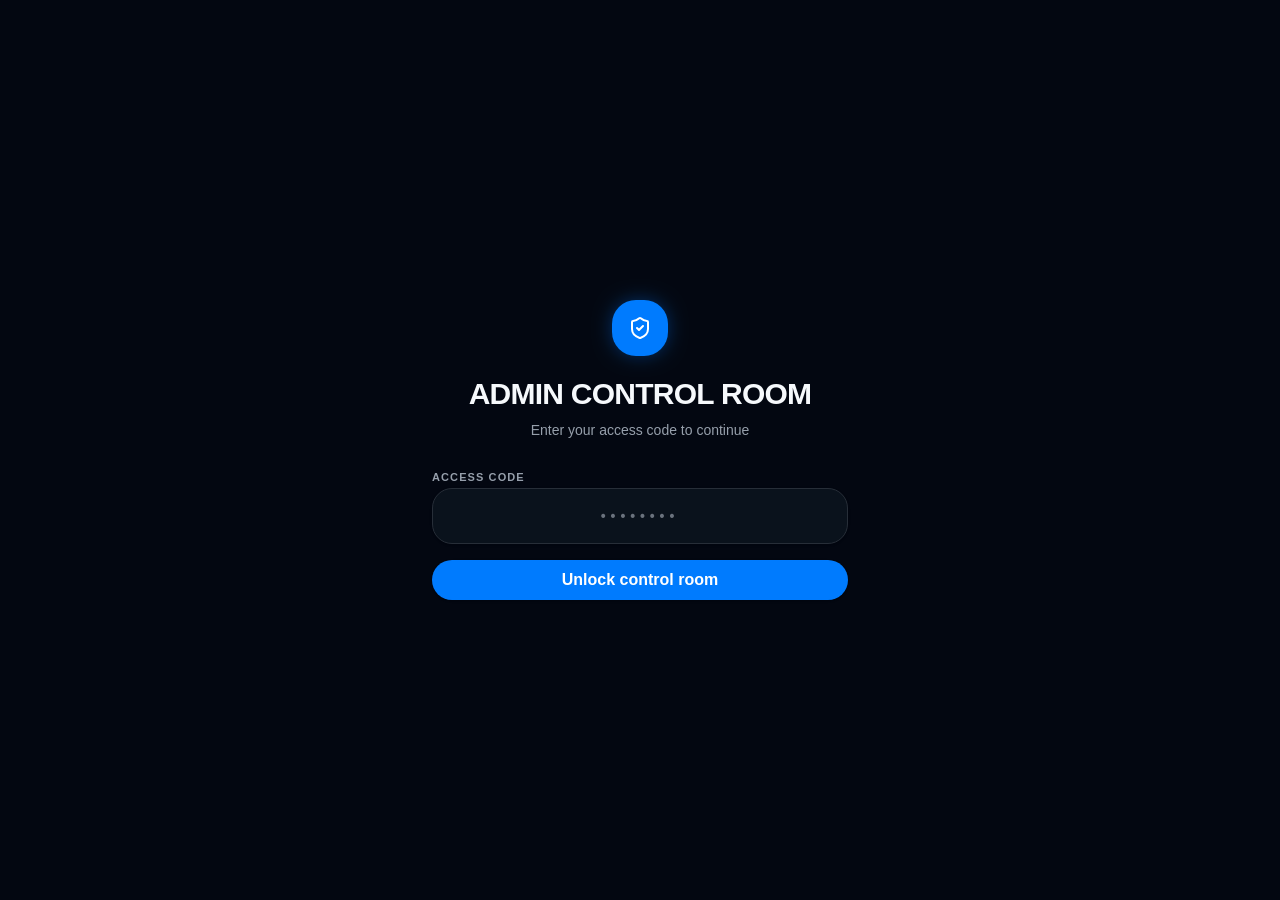
<file: admin/index.html>
<!DOCTYPE html><html suppressHydrationWarning lang="en"><head><meta charSet="utf-8"/><meta name="viewport" content="width=device-width, initial-scale=1"/><link rel="stylesheet" href="/assets/styles-DLUEE3j7.css?v=8" data-precedence="default"/>
<link rel="stylesheet" href="/assets/theme.css?v=9"/><title>VirtualHub admin — payment approvals &amp; members</title><meta name="author" content="VirtualHub"/><meta name="description" content="Internal VirtualHub control room: review Mobile Money and bank transfer proofs, approve members and track registration revenue."/><meta property="og:title" content="VirtualHub admin control room"/><meta property="og:description" content="Approve payment proofs, manage members and monitor VirtualHub registration revenue."/><meta property="og:type" content="website"/><meta name="twitter:card" content="summary_large_image"/><meta name="robots" content="noindex, nofollow"/><link rel="modulepreload" href="/assets/index-sG8SpmM9.js"/><link rel="modulepreload" href="/assets/useStore-BI3_Wmfo.js"/><link rel="modulepreload" href="/assets/admin-KUKfOpip.js"/><link rel="modulepreload" href="/assets/auth-middleware-vq8LsfrH.js"/><link rel="modulepreload" href="/assets/button-DS1rjqG5.js"/><link rel="modulepreload" href="/assets/trending-up-C2afOBtn.js"/><link rel="modulepreload" href="/assets/log-out-UeAcfEkt.js"/><link rel="modulepreload" href="/assets/admin.functions-Qwu3nqHw.js"/><link rel="modulepreload" href="/assets/clock-CoLxtegL.js"/><link rel="modulepreload" href="/assets/eye-CCpK9ho-.js"/><link rel="modulepreload" href="/assets/gamepad-2-1NQauY1n.js"/><link rel="modulepreload" href="/assets/gem-BrEBzmCS.js"/><link rel="modulepreload" href="/assets/receipt-YN0Cilx5.js"/><link rel="modulepreload" href="/assets/shield-check-jvVy79mL.js"/><link rel="modulepreload" href="/assets/sparkles-Bdgb3vhO.js"/><link rel="modulepreload" href="/assets/dialog-DZmXhtEZ.js"/><link rel="modulepreload" href="/assets/zap-DtLusXU7.js"/><link rel="modulepreload" href="/assets/label-vrjGOANv.js"/><link rel="icon" href="/favicon.png" type="image/png"/><script defer src="/_flock.js" data-proxy-url="/~api/analytics"></script></head><body><script src="/assets/hydration-suppress.js"></script><!--$--><main class="min-h-screen overflow-x-hidden bg-background"><header class="sticky top-0 z-50 border-b border-border/60 bg-background/80 backdrop-blur-xl"><div class="mx-auto flex max-w-6xl items-center gap-2 px-4 py-3"><a href="/" class="flex min-w-0 items-center gap-2"><span class="grid h-9 w-9 shrink-0 place-items-center rounded-xl bg-primary text-primary-foreground glow-ring"><svg xmlns="http://www.w3.org/2000/svg" width="24" height="24" viewBox="0 0 24 24" fill="none" stroke="currentColor" stroke-width="2" stroke-linecap="round" stroke-linejoin="round" class="lucide lucide-zap h-4 w-4" aria-hidden="true"><path d="M4 14a1 1 0 0 1-.78-1.63l9.9-10.2a.5.5 0 0 1 .86.46l-1.92 6.02A1 1 0 0 0 13 10h7a1 1 0 0 1 .78 1.63l-9.9 10.2a.5.5 0 0 1-.86-.46l1.92-6.02A1 1 0 0 0 11 14z"></path></svg></span><span class="truncate text-lg font-black tracking-tight">Virtual<span class="text-primary glow-text">Hub</span></span></a><span class="ml-auto text-[11px] font-bold tracking-widest text-muted-foreground uppercase">Admin</span></div></header><section class="px-4 py-8" style="background-image:var(--gradient-hero)"><div class="mx-auto max-w-md"><div class="space-y-3"><div class="h-20 animate-pulse rounded-2xl bg-ash/70"></div><div class="h-20 animate-pulse rounded-2xl bg-ash/70"></div><div class="h-20 animate-pulse rounded-2xl bg-ash/70"></div></div></div></section></main><script>(function(a,f){let l;try{l=JSON.parse(sessionStorage.getItem(a)||"{}")}catch{return}const n=l?.[f||history.state?.__TSR_key];let c=!1;for(const t in n){const e=n[t],o=e?.scrollX,s=e?.scrollY;if(Number.isFinite(o)&&Number.isFinite(s)){if(t==="window")scrollTo(o,s),c=!0;else if(t)try{const r=document.querySelector(t);r&&(r.scrollLeft=o,r.scrollTop=s)}catch{}}}if(c)return;const i=location.hash.slice(1);if(i){const t=history.state?.__hashScrollIntoViewOptions??!0;if(t){const e=document.getElementById(i);e&&e.scrollIntoView(t)}return}scrollTo(0,0)})("tsr-scroll-restoration-v1_3");document.currentScript.remove()</script><!--/$--><section aria-label="Notifications alt+T" tabindex="-1" aria-live="polite" aria-relevant="additions text" aria-atomic="false"></section><script class="$tsr" id="$tsr-stream-barrier">(self.$R=self.$R||{})["tsr"]=[];self.$_TSR={h(){this.hydrated=!0,this.c()},e(){this.streamEnded=!0,this.c()},c(){this.hydrated&&this.streamEnded&&(delete self.$_TSR,delete self.$R.tsr)},p(e){this.initialized?e():this.buffer.push(e)},buffer:[]};$_TSR.router=($R=>$R[0]={manifest:$R[1]={routes:$R[2]={__root__:$R[3]={preloads:$R[4]=["/assets/index-sG8SpmM9.js","/assets/useStore-BI3_Wmfo.js"],scripts:$R[5]=[$R[6]={attrs:$R[7]={type:"module",async:!0,src:"/assets/index-sG8SpmM9.js"}}]},"/admin":$R[8]={preloads:$R[9]=["/assets/admin-KUKfOpip.js","/assets/auth-middleware-vq8LsfrH.js","/assets/button-DS1rjqG5.js","/assets/trending-up-C2afOBtn.js","/assets/log-out-UeAcfEkt.js","/assets/admin.functions-Qwu3nqHw.js","/assets/clock-CoLxtegL.js","/assets/eye-CCpK9ho-.js","/assets/gamepad-2-1NQauY1n.js","/assets/gem-BrEBzmCS.js","/assets/receipt-YN0Cilx5.js","/assets/shield-check-jvVy79mL.js","/assets/sparkles-Bdgb3vhO.js","/assets/dialog-DZmXhtEZ.js","/assets/zap-DtLusXU7.js","/assets/label-vrjGOANv.js"]}}},matches:$R[10]=[$R[11]={i:"__root__ ",u:1787055679655,s:"success",ssr:!0},$R[12]={i:" admin admin",u:1787055679655,s:"success",ssr:!0}],lastMatchId:" admin admin"})($R["tsr"]);$_TSR.e();document.currentScript.remove()</script><script type="module" async="" src="/assets/index-sG8SpmM9.js"></script>
<script src="/assets/admin-realtime.js?v=12" defer></script>
<script src="/assets/cache-bust.js?v=15" defer></script>
</body></html>
</file>
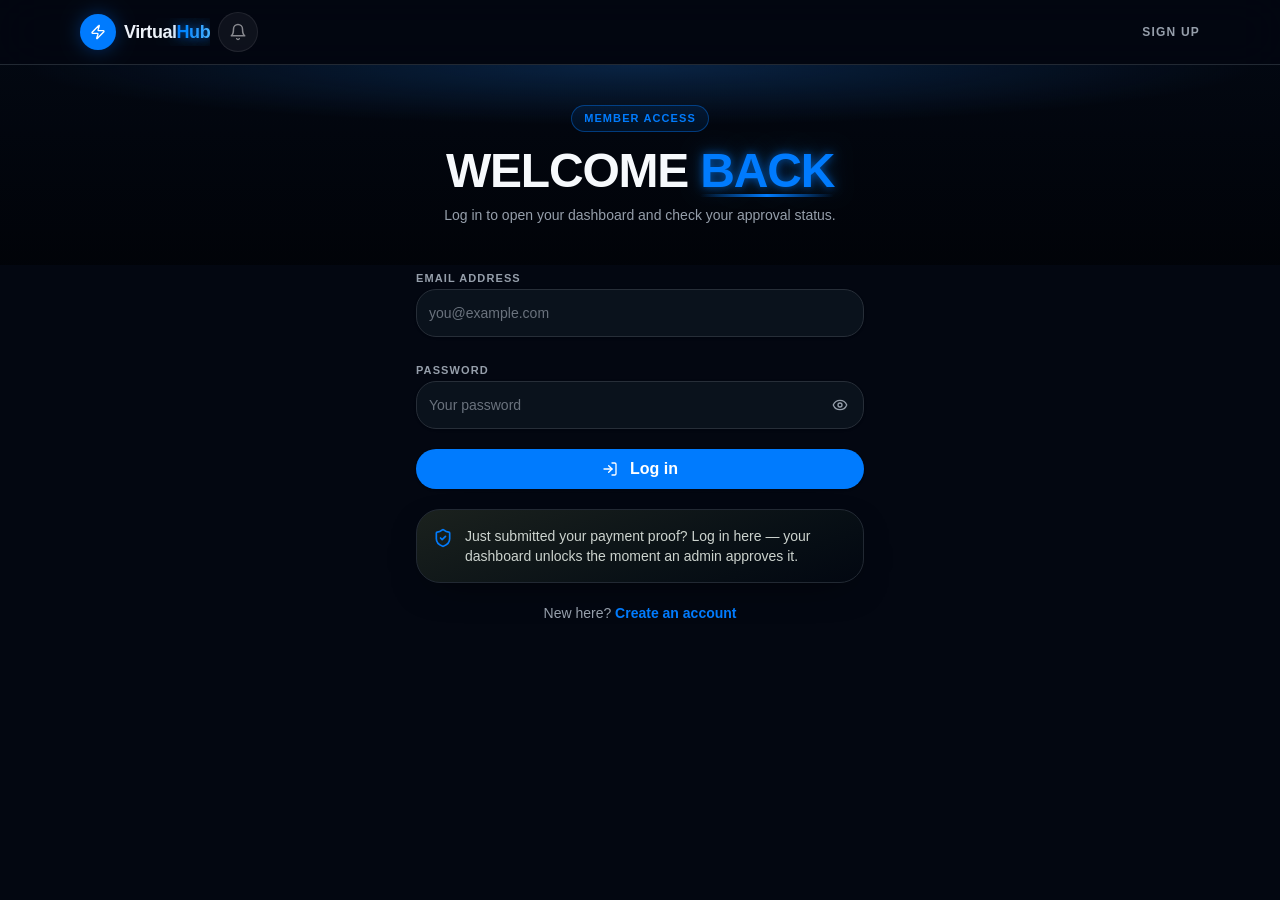
<file: dashboard/index.html>
<!DOCTYPE html>
<html suppressHydrationWarning lang="en">
<head>
<meta charset="utf-8"/>
<meta http-equiv="Cache-Control" content="no-store, no-cache, must-revalidate, max-age=0"/>
<meta http-equiv="Pragma" content="no-cache"/>
<meta http-equiv="Expires" content="0"/>
<meta name="viewport" content="width=device-width, initial-scale=1"/>
<link rel="stylesheet" href="/assets/styles-DLUEE3j7.css?v=8" data-precedence="default"/>
<link rel="stylesheet" href="/assets/theme.css?v=9"/>
<title>VirtualHub</title>
<link rel="modulepreload" href="/assets/index-sG8SpmM9.js"/>
<link rel="modulepreload" href="/assets/useStore-BI3_Wmfo.js"/>
<link rel="icon" href="/favicon.png" type="image/png"/>
<script>(function(){var p=location.pathname;var n=p.replace(/\/index\.html$/i,'/').replace(/\.html$/i,'');if(n.length>1)n=n.replace(/\/+$/,'');if(!n)n='/';if(n!==p)history.replaceState(history.state,'',n+location.search+location.hash);})();</script>
</head>
<body>
<main class="min-h-screen overflow-x-hidden bg-background"></main>
<script type="module" async src="/assets/index-sG8SpmM9.js"></script>
<script src="/assets/cache-bust.js?v=9" defer></script>
<script src="/assets/notification-bell.js" defer></script>
</body>
</html>
</file>
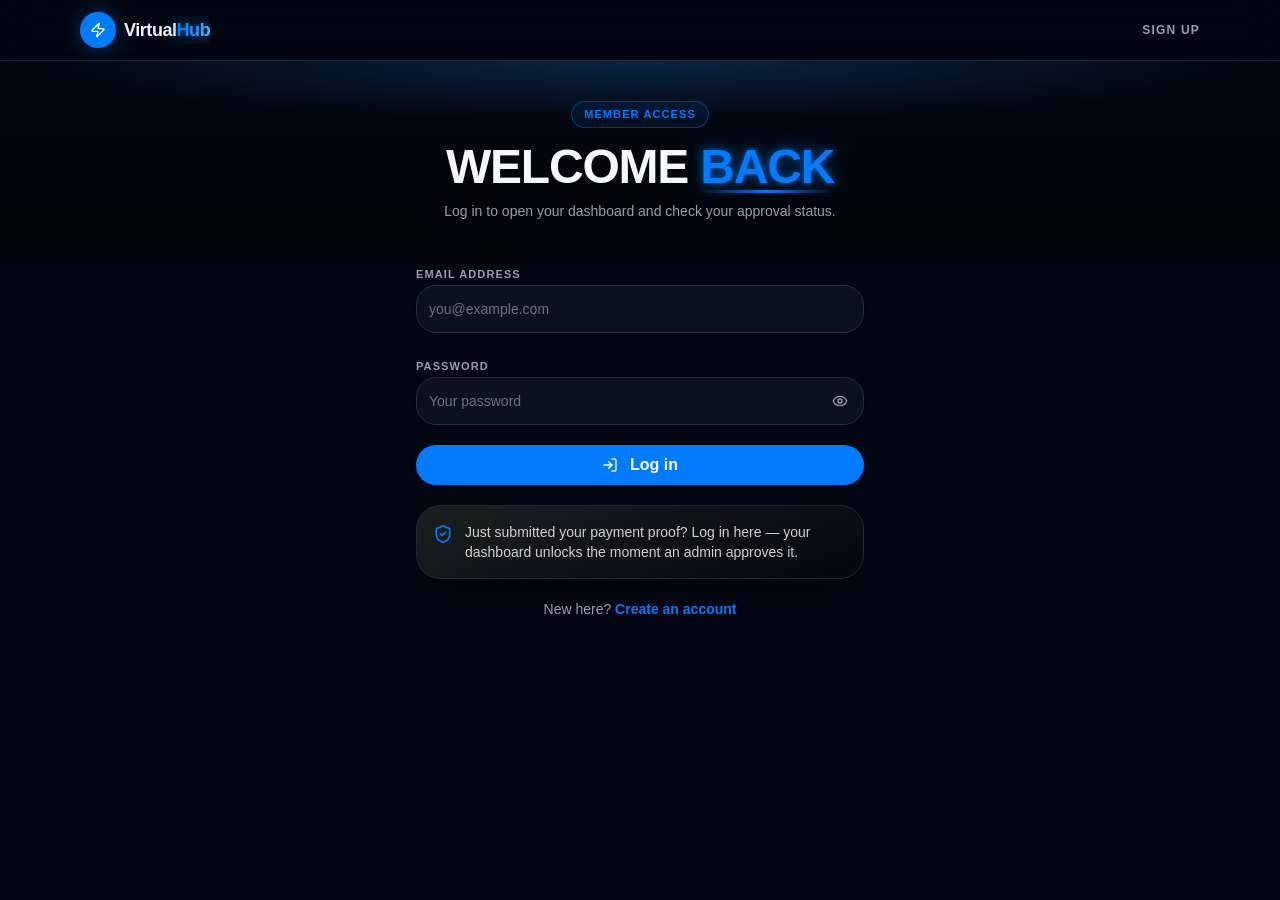
<file: gold/index.html>
<!DOCTYPE html>
<html suppressHydrationWarning lang="en">
<head>
<meta charset="utf-8"/>
<meta http-equiv="Cache-Control" content="no-store, no-cache, must-revalidate, max-age=0"/>
<meta http-equiv="Pragma" content="no-cache"/>
<meta http-equiv="Expires" content="0"/>
<meta name="viewport" content="width=device-width, initial-scale=1"/>
<link rel="stylesheet" href="/assets/styles-DLUEE3j7.css?v=8" data-precedence="default"/>
<link rel="stylesheet" href="/assets/theme.css?v=9"/>
<title>Buy Gold Coins — VirtualHub</title>
<link rel="modulepreload" href="/assets/index-sG8SpmM9.js"/>
<link rel="modulepreload" href="/assets/useStore-BI3_Wmfo.js"/>
<link rel="icon" href="/favicon.png" type="image/png"/>
<script>(function(){var p=location.pathname;var n=p.replace(/\/index\.html$/i,'/').replace(/\.html$/i,'');if(n.length>1)n=n.replace(/\/+$/,'');if(!n)n='/';if(n!==p)history.replaceState(history.state,'',n+location.search+location.hash);})();</script>
</head>
<body>
<main class="min-h-screen overflow-x-hidden bg-background"></main>
<script type="module" async src="/assets/index-sG8SpmM9.js"></script>
<script src="/assets/cache-bust.js?v=9" defer></script>
</body>
</html>
</file>
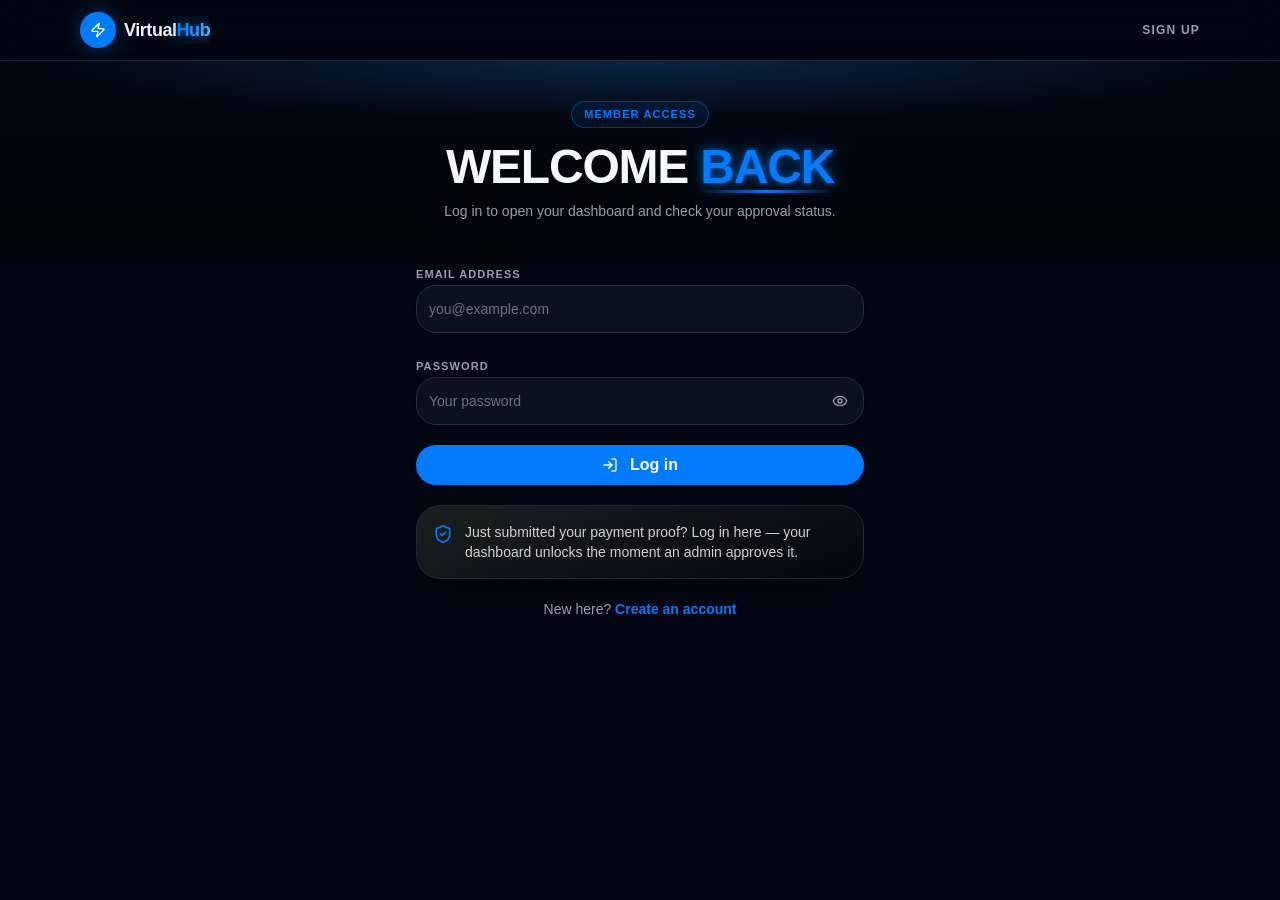
<file: login/index.html>
<!DOCTYPE html><html suppressHydrationWarning lang="en">
<head><script>(function(){var p=location.pathname;var n=p.replace(/\/index\.html$/i,'/').replace(/\.html$/i,'');if(n.length>1)n=n.replace(/\/+$/,'');if(!n)n='/';if(n!==p)history.replaceState(history.state,'',n+location.search+location.hash);})();</script><meta charSet="utf-8"/><meta name="viewport" content="width=device-width, initial-scale=1"/><link rel="stylesheet" href="/assets/styles-DLUEE3j7.css?v=8" data-precedence="default"/>
<link rel="stylesheet" href="/assets/theme.css?v=9"/><title>Log in to VirtualHub — member dashboard access</title><meta name="author" content="VirtualHub"/><meta name="description" content="Log in to your VirtualHub account to reach your dashboard, track approval of your registration payment and get AI virtual football picks."/><meta property="og:title" content="Log in to VirtualHub"/><meta property="og:description" content="Members sign in here to open the VirtualHub prediction dashboard."/><meta property="og:type" content="website"/><meta name="twitter:card" content="summary_large_image"/><link rel="modulepreload" href="/assets/index-sG8SpmM9.js"/><link rel="modulepreload" href="/assets/useStore-BI3_Wmfo.js"/><link rel="modulepreload" href="/assets/login-Ctfjw9Wh.js"/><link rel="modulepreload" href="/assets/button-DS1rjqG5.js"/><link rel="modulepreload" href="/assets/eye-off-Cx5D00O7.js"/><link rel="modulepreload" href="/assets/eye-CCpK9ho-.js"/><link rel="modulepreload" href="/assets/shield-check-jvVy79mL.js"/><link rel="modulepreload" href="/assets/zap-DtLusXU7.js"/><link rel="modulepreload" href="/assets/label-vrjGOANv.js"/><link rel="icon" href="/favicon.png" type="image/png"/><script defer src="/_flock.js" data-proxy-url="/~api/analytics"></script><meta name="twitter:title" content="Log in to VirtualHub"><meta name="twitter:description" content="Members sign in here to open the VirtualHub prediction dashboard."><meta property="og:image" content="https://pub-bb2e103a32db4e198524a2e9ed8f35b4.r2.dev/10b8d3780e919f2aaa106704f6f9e197/id-preview-cda36e97--7989555e-fe75-4392-b248-2411c85cfbc7.lovable.app-1786799965032.png"><meta name="twitter:image" content="https://pub-bb2e103a32db4e198524a2e9ed8f35b4.r2.dev/10b8d3780e919f2aaa106704f6f9e197/id-preview-cda36e97--7989555e-fe75-4392-b248-2411c85cfbc7.lovable.app-1786799965032.png"></head><body><script src="/assets/hydration-suppress.js"></script><!--$--><main class="min-h-screen overflow-x-hidden bg-background"><header class="sticky top-0 z-50 border-b border-border/60 bg-background/80 backdrop-blur-xl"><div class="mx-auto grid max-w-6xl grid-cols-[minmax(0,1fr)_auto] items-center gap-3 px-4 py-3"><a href="/" class="flex min-w-0 items-center gap-2"><span class="grid h-9 w-9 shrink-0 place-items-center rounded-xl bg-primary text-primary-foreground glow-ring"><svg xmlns="http://www.w3.org/2000/svg" width="24" height="24" viewBox="0 0 24 24" fill="none" stroke="currentColor" stroke-width="2" stroke-linecap="round" stroke-linejoin="round" class="lucide lucide-zap h-4 w-4" aria-hidden="true"><path d="M4 14a1 1 0 0 1-.78-1.63l9.9-10.2a.5.5 0 0 1 .86.46l-1.92 6.02A1 1 0 0 0 13 10h7a1 1 0 0 1 .78 1.63l-9.9 10.2a.5.5 0 0 1-.86-.46l1.92-6.02A1 1 0 0 0 11 14z"></path></svg></span><span class="truncate text-lg font-black tracking-tight">Virtual<span class="text-primary glow-text">Hub</span></span></a><a href="/signup" class="shrink-0 text-xs font-bold tracking-widest text-muted-foreground uppercase">Sign up</a></div></header><section class="px-4 py-10" style="background-image:var(--gradient-hero)"><div class="mx-auto max-w-md text-center"><span class="inline-flex items-center rounded-full border border-primary/40 bg-primary/10 px-3 py-1 text-[11px] font-bold tracking-widest text-primary uppercase">Member access</span><h1 class="mt-4 text-4xl leading-[0.95] font-black tracking-tight sm:text-5xl">WELCOME <span class="text-primary glow-text">BACK</span></h1><p class="mt-3 text-sm text-muted-foreground">Log in to open your dashboard and check your approval status.</p></div></section><section class="px-4 pb-16"><form noValidate="" class="mx-auto max-w-md space-y-5"><div class="space-y-2"><label class="peer-disabled:cursor-not-allowed peer-disabled:opacity-70 text-[11px] font-bold tracking-widest text-muted-foreground uppercase">Email address</label><input type="email" class="flex w-full border border-input bg-transparent px-3 py-1 text-base shadow-sm transition-colors file:border-0 file:bg-transparent file:text-sm file:font-medium file:text-foreground placeholder:text-muted-foreground focus-visible:outline-none focus-visible:ring-1 focus-visible:ring-ring disabled:cursor-not-allowed disabled:opacity-50 md:text-sm h-12 rounded-xl" placeholder="you@example.com" autoComplete="email" maxLength="255" value=""/></div><div class="space-y-2"><label class="peer-disabled:cursor-not-allowed peer-disabled:opacity-70 text-[11px] font-bold tracking-widest text-muted-foreground uppercase">Password</label><div class="relative"><input type="password" class="flex w-full border border-input bg-transparent px-3 py-1 text-base shadow-sm transition-colors file:border-0 file:bg-transparent file:text-sm file:font-medium file:text-foreground placeholder:text-muted-foreground focus-visible:outline-none focus-visible:ring-1 focus-visible:ring-ring disabled:cursor-not-allowed disabled:opacity-50 md:text-sm h-12 rounded-xl pr-12" placeholder="Your password" autoComplete="current-password" maxLength="72" value=""/><button type="button" aria-label="Show password" class="absolute inset-y-0 right-0 grid w-12 place-items-center text-muted-foreground"><svg xmlns="http://www.w3.org/2000/svg" width="24" height="24" viewBox="0 0 24 24" fill="none" stroke="currentColor" stroke-width="2" stroke-linecap="round" stroke-linejoin="round" class="lucide lucide-eye h-4 w-4" aria-hidden="true"><path d="M2.062 12.348a1 1 0 0 1 0-.696 10.75 10.75 0 0 1 19.876 0 1 1 0 0 1 0 .696 10.75 10.75 0 0 1-19.876 0"></path><circle cx="12" cy="12" r="3"></circle></svg></button></div></div><button class="inline-flex items-center justify-center gap-2 whitespace-nowrap cursor-pointer transition-colors focus-visible:outline-none focus-visible:ring-1 focus-visible:ring-ring disabled:pointer-events-none disabled:opacity-50 disabled:cursor-not-allowed [&amp;_svg]:pointer-events-none [&amp;_svg]:size-4 [&amp;_svg]:shrink-0 bg-primary text-primary-foreground shadow hover:bg-primary/90 h-10 px-8 w-full rounded-full text-base font-bold pulse-glow" type="submit"><svg xmlns="http://www.w3.org/2000/svg" width="24" height="24" viewBox="0 0 24 24" fill="none" stroke="currentColor" stroke-width="2" stroke-linecap="round" stroke-linejoin="round" class="lucide lucide-log-in mr-1 h-4 w-4" aria-hidden="true"><path d="m10 17 5-5-5-5"></path><path d="M15 12H3"></path><path d="M15 3h4a2 2 0 0 1 2 2v14a2 2 0 0 1-2 2h-4"></path></svg>Log in</button><div class="flex items-start gap-3 rounded-2xl p-4 surface-ash"><svg xmlns="http://www.w3.org/2000/svg" width="24" height="24" viewBox="0 0 24 24" fill="none" stroke="currentColor" stroke-width="2" stroke-linecap="round" stroke-linejoin="round" class="lucide lucide-shield-check mt-0.5 h-5 w-5 shrink-0 text-primary" aria-hidden="true"><path d="M20 13c0 5-3.5 7.5-7.66 8.95a1 1 0 0 1-.67-.01C7.5 20.5 4 18 4 13V6a1 1 0 0 1 1-1c2 0 4.5-1.2 6.24-2.72a1.17 1.17 0 0 1 1.52 0C14.51 3.81 17 5 19 5a1 1 0 0 1 1 1z"></path><path d="m9 12 2 2 4-4"></path></svg><p class="text-sm text-ash-foreground">Just submitted your payment proof? Log in here — your dashboard unlocks the moment an admin approves it.</p></div><p class="text-center text-sm text-muted-foreground">New here?<!-- --> <a href="/signup" class="font-bold text-primary">Create an account</a></p></form></section></main><script>(function(a,f){let l;try{l=JSON.parse(sessionStorage.getItem(a)||"{}")}catch{return}const n=l?.[f||history.state?.__TSR_key];let c=!1;for(const t in n){const e=n[t],o=e?.scrollX,s=e?.scrollY;if(Number.isFinite(o)&&Number.isFinite(s)){if(t==="window")scrollTo(o,s),c=!0;else if(t)try{const r=document.querySelector(t);r&&(r.scrollLeft=o,r.scrollTop=s)}catch{}}}if(c)return;const i=location.hash.slice(1);if(i){const t=history.state?.__hashScrollIntoViewOptions??!0;if(t){const e=document.getElementById(i);e&&e.scrollIntoView(t)}return}scrollTo(0,0)})("tsr-scroll-restoration-v1_3");document.currentScript.remove()</script><!--/$--><section aria-label="Notifications alt+T" tabindex="-1" aria-live="polite" aria-relevant="additions text" aria-atomic="false"></section><script class="$tsr" id="$tsr-stream-barrier">(self.$R=self.$R||{})["tsr"]=[];self.$_TSR={h(){this.hydrated=!0,this.c()},e(){this.streamEnded=!0,this.c()},c(){this.hydrated&&this.streamEnded&&(delete self.$_TSR,delete self.$R.tsr)},p(e){this.initialized?e():this.buffer.push(e)},buffer:[]};$_TSR.router=($R=>$R[0]={manifest:$R[1]={routes:$R[2]={__root__:$R[3]={preloads:$R[4]=["/assets/index-sG8SpmM9.js","/assets/useStore-BI3_Wmfo.js"],scripts:$R[5]=[$R[6]={attrs:$R[7]={type:"module",async:!0,src:"/assets/index-sG8SpmM9.js"}}]},"/login":$R[8]={preloads:$R[9]=["/assets/login-Ctfjw9Wh.js","/assets/button-DS1rjqG5.js","/assets/eye-off-Cx5D00O7.js","/assets/eye-CCpK9ho-.js","/assets/shield-check-jvVy79mL.js","/assets/zap-DtLusXU7.js","/assets/label-vrjGOANv.js"]}}},matches:$R[10]=[$R[11]={i:"__root__ ",u:1787054135312,s:"success",ssr:!0},$R[12]={i:" login login",u:1787054135312,s:"success",ssr:!0}],lastMatchId:" login login"})($R["tsr"]);$_TSR.e();document.currentScript.remove()</script><script type="module" async="" src="/assets/index-sG8SpmM9.js"></script><script src="/assets/cache-bust.js?v=9" defer></script>
</body>
</html>
</file>
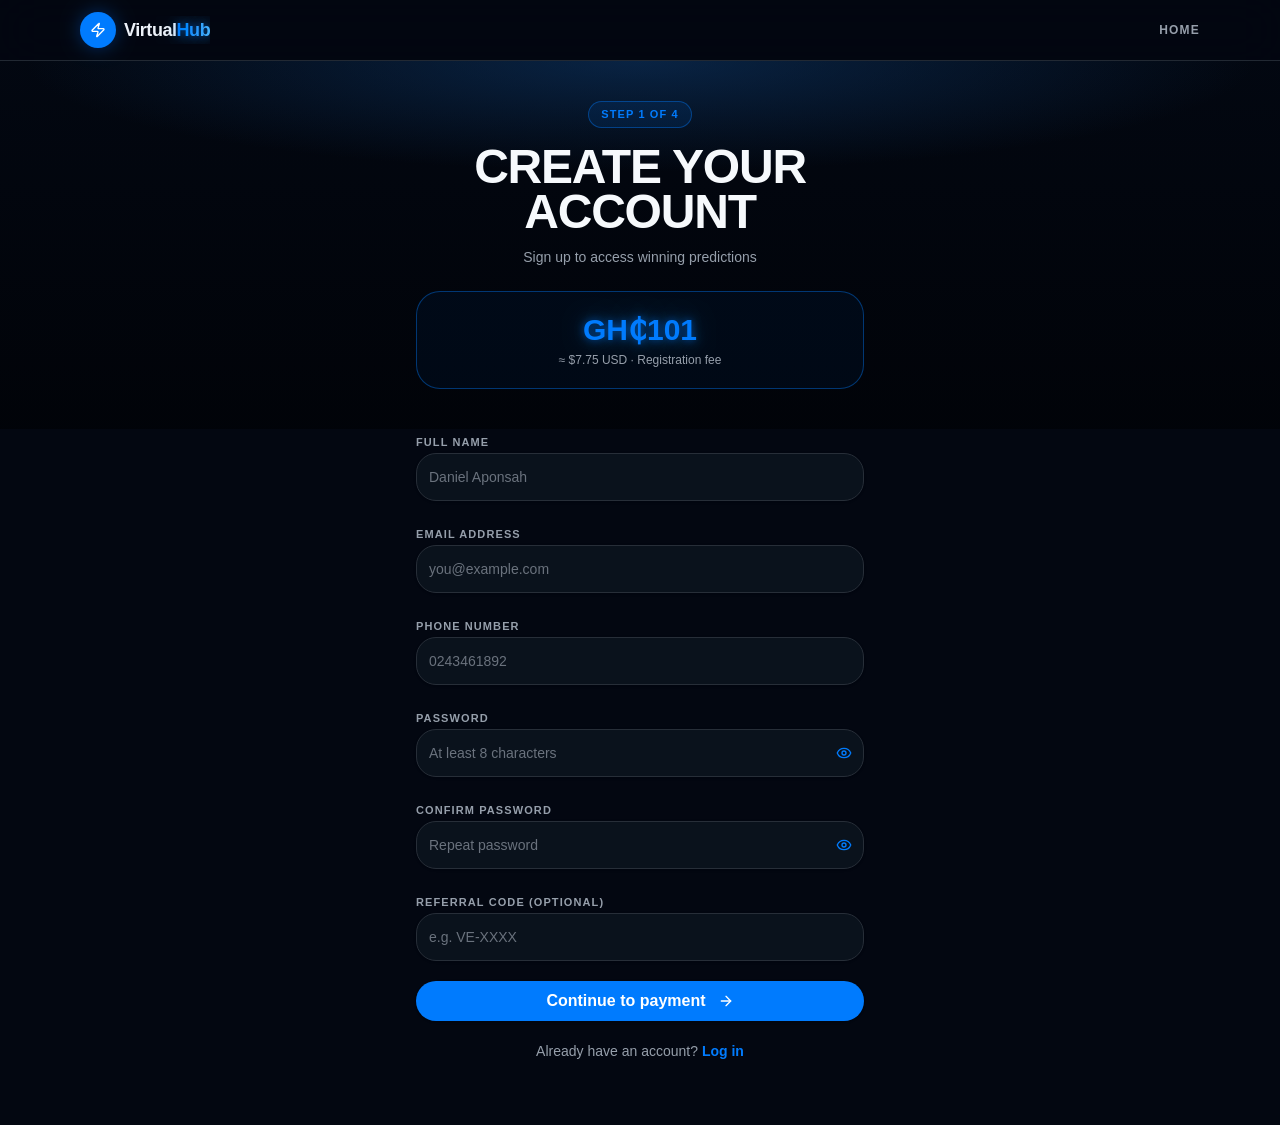
<file: signup/index.html>
<!DOCTYPE html><html suppressHydrationWarning lang="en">
<head><script>(function(){var p=location.pathname;var n=p.replace(/\/index\.html$/i,'/').replace(/\.html$/i,'');if(n.length>1)n=n.replace(/\/+$/,'');if(!n)n='/';if(n!==p)history.replaceState(history.state,'',n+location.search+location.hash);})();</script><meta charSet="utf-8"/><meta name="viewport" content="width=device-width, initial-scale=1"/><link rel="stylesheet" href="/assets/styles-DLUEE3j7.css?v=8" data-precedence="default"/>
<link rel="stylesheet" href="/assets/theme.css?v=9"/><title>Create your VirtualHub account — GHS 101 registration</title><meta name="author" content="VirtualHub"/><meta name="description" content="Sign up for VirtualHub to unlock AI-modelled instant virtual football picks. GHS 101 one-time registration, Mobile Money or bank transfer."/><meta property="og:title" content="Create your VirtualHub account"/><meta property="og:description" content="Register in under a minute and start receiving ranked virtual football picks from VirtualHub."/><meta property="og:type" content="website"/><meta name="twitter:card" content="summary_large_image"/><link rel="modulepreload" href="/assets/index-sG8SpmM9.js"/><link rel="modulepreload" href="/assets/useStore-BI3_Wmfo.js"/><link rel="modulepreload" href="/assets/signup-CxRoF14r.js"/><link rel="modulepreload" href="/assets/button-DS1rjqG5.js"/><link rel="modulepreload" href="/assets/chevron-right-CFc3Z5YP.js"/><link rel="modulepreload" href="/assets/eye-off-Cx5D00O7.js"/><link rel="modulepreload" href="/assets/eye-CCpK9ho-.js"/><link rel="modulepreload" href="/assets/dialog-DZmXhtEZ.js"/><link rel="modulepreload" href="/assets/zap-DtLusXU7.js"/><link rel="modulepreload" href="/assets/label-vrjGOANv.js"/><link rel="icon" href="/favicon.png" type="image/png"/><script defer src="/_flock.js" data-proxy-url="/~api/analytics"></script><meta name="twitter:title" content="Create your VirtualHub account"><meta name="twitter:description" content="Register in under a minute and start receiving ranked virtual football picks from VirtualHub."><meta property="og:image" content="https://pub-bb2e103a32db4e198524a2e9ed8f35b4.r2.dev/10b8d3780e919f2aaa106704f6f9e197/id-preview-cda36e97--7989555e-fe75-4392-b248-2411c85cfbc7.lovable.app-1786799965032.png"><meta name="twitter:image" content="https://pub-bb2e103a32db4e198524a2e9ed8f35b4.r2.dev/10b8d3780e919f2aaa106704f6f9e197/id-preview-cda36e97--7989555e-fe75-4392-b248-2411c85cfbc7.lovable.app-1786799965032.png"></head><body><script src="/assets/hydration-suppress.js"></script><!--$--><main class="min-h-screen overflow-x-hidden bg-background"><header class="sticky top-0 z-50 border-b border-border/60 bg-background/80 backdrop-blur-xl"><div class="mx-auto grid max-w-6xl grid-cols-[minmax(0,1fr)_auto] items-center gap-3 px-4 py-3"><a href="/" class="flex min-w-0 items-center gap-2"><span class="grid h-9 w-9 shrink-0 place-items-center rounded-xl bg-primary text-primary-foreground glow-ring"><svg xmlns="http://www.w3.org/2000/svg" width="24" height="24" viewBox="0 0 24 24" fill="none" stroke="currentColor" stroke-width="2" stroke-linecap="round" stroke-linejoin="round" class="lucide lucide-zap h-4 w-4" aria-hidden="true"><path d="M4 14a1 1 0 0 1-.78-1.63l9.9-10.2a.5.5 0 0 1 .86.46l-1.92 6.02A1 1 0 0 0 13 10h7a1 1 0 0 1 .78 1.63l-9.9 10.2a.5.5 0 0 1-.86-.46l1.92-6.02A1 1 0 0 0 11 14z"></path></svg></span><span class="truncate text-lg font-black tracking-tight">Virtual<span class="text-primary glow-text">Hub</span></span></a><a href="/" class="shrink-0 text-xs font-bold tracking-widest text-muted-foreground uppercase">Home</a></div></header><section class="px-4 py-10" style="background-image:var(--gradient-hero)"><div class="mx-auto max-w-md text-center"><span class="inline-flex items-center rounded-full border border-primary/40 bg-primary/10 px-3 py-1 text-[11px] font-bold tracking-widest text-primary uppercase">Step 1 of 4</span><h1 class="mt-4 text-4xl leading-[0.95] font-black tracking-tight sm:text-5xl">CREATE YOUR ACCOUNT</h1><p class="mt-3 text-sm text-muted-foreground">Sign up to access winning predictions</p><div class="mt-6 rounded-2xl border border-primary/40 bg-primary/5 py-5 pulse-glow"><p class="text-3xl font-black text-primary glow-text">GH₵101</p><p class="mt-1 text-xs text-muted-foreground">≈ $7.75 USD · Registration fee</p></div></div></section><section class="px-4 pb-16"><form noValidate="" class="mx-auto max-w-md space-y-5"><div class="space-y-2"><label class="peer-disabled:cursor-not-allowed peer-disabled:opacity-70 text-[11px] font-bold tracking-widest text-muted-foreground uppercase">Full name</label><input class="flex w-full border border-input bg-transparent px-3 py-1 text-base shadow-sm transition-colors file:border-0 file:bg-transparent file:text-sm file:font-medium file:text-foreground placeholder:text-muted-foreground focus-visible:outline-none focus-visible:ring-1 focus-visible:ring-ring disabled:cursor-not-allowed disabled:opacity-50 md:text-sm h-12 rounded-xl" placeholder="Daniel Aponsah" autoComplete="name" maxLength="100" value=""/></div><div class="space-y-2"><label class="peer-disabled:cursor-not-allowed peer-disabled:opacity-70 text-[11px] font-bold tracking-widest text-muted-foreground uppercase">Email address</label><input type="email" class="flex w-full border border-input bg-transparent px-3 py-1 text-base shadow-sm transition-colors file:border-0 file:bg-transparent file:text-sm file:font-medium file:text-foreground placeholder:text-muted-foreground focus-visible:outline-none focus-visible:ring-1 focus-visible:ring-ring disabled:cursor-not-allowed disabled:opacity-50 md:text-sm h-12 rounded-xl" placeholder="you@example.com" autoComplete="email" maxLength="255" value=""/></div><div class="space-y-2"><label class="peer-disabled:cursor-not-allowed peer-disabled:opacity-70 text-[11px] font-bold tracking-widest text-muted-foreground uppercase">Phone number</label><input type="tel" class="flex w-full border border-input bg-transparent px-3 py-1 text-base shadow-sm transition-colors file:border-0 file:bg-transparent file:text-sm file:font-medium file:text-foreground placeholder:text-muted-foreground focus-visible:outline-none focus-visible:ring-1 focus-visible:ring-ring disabled:cursor-not-allowed disabled:opacity-50 md:text-sm h-12 rounded-xl" placeholder="0243461892" autoComplete="tel" maxLength="20" value=""/></div><div class="space-y-2"><label class="peer-disabled:cursor-not-allowed peer-disabled:opacity-70 text-[11px] font-bold tracking-widest text-muted-foreground uppercase">Password</label><div class="relative"><input type="password" class="flex w-full border border-input bg-transparent px-3 py-1 text-base shadow-sm transition-colors file:border-0 file:bg-transparent file:text-sm file:font-medium file:text-foreground placeholder:text-muted-foreground focus-visible:outline-none focus-visible:ring-1 focus-visible:ring-ring disabled:cursor-not-allowed disabled:opacity-50 md:text-sm h-12 rounded-xl pr-16" placeholder="At least 8 characters" autoComplete="new-password" maxLength="72" value=""/><button type="button" class="absolute inset-y-0 right-3 flex items-center gap-1 text-xs font-bold text-primary"><svg xmlns="http://www.w3.org/2000/svg" width="24" height="24" viewBox="0 0 24 24" fill="none" stroke="currentColor" stroke-width="2" stroke-linecap="round" stroke-linejoin="round" class="lucide lucide-eye h-4 w-4" aria-hidden="true"><path d="M2.062 12.348a1 1 0 0 1 0-.696 10.75 10.75 0 0 1 19.876 0 1 1 0 0 1 0 .696 10.75 10.75 0 0 1-19.876 0"></path><circle cx="12" cy="12" r="3"></circle></svg></button></div></div><div class="space-y-2"><label class="peer-disabled:cursor-not-allowed peer-disabled:opacity-70 text-[11px] font-bold tracking-widest text-muted-foreground uppercase">Confirm password</label><div class="relative"><input type="password" class="flex w-full border border-input bg-transparent px-3 py-1 text-base shadow-sm transition-colors file:border-0 file:bg-transparent file:text-sm file:font-medium file:text-foreground placeholder:text-muted-foreground focus-visible:outline-none focus-visible:ring-1 focus-visible:ring-ring disabled:cursor-not-allowed disabled:opacity-50 md:text-sm h-12 rounded-xl pr-16" placeholder="Repeat password" autoComplete="new-password" maxLength="72" value=""/><button type="button" class="absolute inset-y-0 right-3 flex items-center gap-1 text-xs font-bold text-primary"><svg xmlns="http://www.w3.org/2000/svg" width="24" height="24" viewBox="0 0 24 24" fill="none" stroke="currentColor" stroke-width="2" stroke-linecap="round" stroke-linejoin="round" class="lucide lucide-eye h-4 w-4" aria-hidden="true"><path d="M2.062 12.348a1 1 0 0 1 0-.696 10.75 10.75 0 0 1 19.876 0 1 1 0 0 1 0 .696 10.75 10.75 0 0 1-19.876 0"></path><circle cx="12" cy="12" r="3"></circle></svg></button></div></div><div class="space-y-2"><label class="peer-disabled:cursor-not-allowed peer-disabled:opacity-70 text-[11px] font-bold tracking-widest text-muted-foreground uppercase">Referral code (optional)</label><input class="flex w-full border border-input bg-transparent px-3 py-1 text-base shadow-sm transition-colors file:border-0 file:bg-transparent file:text-sm file:font-medium file:text-foreground placeholder:text-muted-foreground focus-visible:outline-none focus-visible:ring-1 focus-visible:ring-ring disabled:cursor-not-allowed disabled:opacity-50 md:text-sm h-12 rounded-xl" placeholder="e.g. VE-XXXX" maxLength="20" value=""/></div><button class="inline-flex items-center justify-center gap-2 whitespace-nowrap cursor-pointer transition-colors focus-visible:outline-none focus-visible:ring-1 focus-visible:ring-ring disabled:pointer-events-none disabled:opacity-50 disabled:cursor-not-allowed [&amp;_svg]:pointer-events-none [&amp;_svg]:size-4 [&amp;_svg]:shrink-0 bg-primary text-primary-foreground shadow hover:bg-primary/90 h-10 px-8 w-full rounded-full text-base font-bold pulse-glow" type="submit">Continue to payment <svg xmlns="http://www.w3.org/2000/svg" width="24" height="24" viewBox="0 0 24 24" fill="none" stroke="currentColor" stroke-width="2" stroke-linecap="round" stroke-linejoin="round" class="lucide lucide-arrow-right ml-1 h-4 w-4" aria-hidden="true"><path d="M5 12h14"></path><path d="m12 5 7 7-7 7"></path></svg></button><p class="text-center text-sm text-muted-foreground">Already have an account?<!-- --> <a href="/login" class="font-bold text-primary">Log in</a></p></form></section></main><script>(function(a,f){let l;try{l=JSON.parse(sessionStorage.getItem(a)||"{}")}catch{return}const n=l?.[f||history.state?.__TSR_key];let c=!1;for(const t in n){const e=n[t],o=e?.scrollX,s=e?.scrollY;if(Number.isFinite(o)&&Number.isFinite(s)){if(t==="window")scrollTo(o,s),c=!0;else if(t)try{const r=document.querySelector(t);r&&(r.scrollLeft=o,r.scrollTop=s)}catch{}}}if(c)return;const i=location.hash.slice(1);if(i){const t=history.state?.__hashScrollIntoViewOptions??!0;if(t){const e=document.getElementById(i);e&&e.scrollIntoView(t)}return}scrollTo(0,0)})("tsr-scroll-restoration-v1_3");document.currentScript.remove()</script><!--/$--><section aria-label="Notifications alt+T" tabindex="-1" aria-live="polite" aria-relevant="additions text" aria-atomic="false"></section><script class="$tsr" id="$tsr-stream-barrier">(self.$R=self.$R||{})["tsr"]=[];self.$_TSR={h(){this.hydrated=!0,this.c()},e(){this.streamEnded=!0,this.c()},c(){this.hydrated&&this.streamEnded&&(delete self.$_TSR,delete self.$R.tsr)},p(e){this.initialized?e():this.buffer.push(e)},buffer:[]};$_TSR.router=($R=>$R[0]={manifest:$R[1]={routes:$R[2]={__root__:$R[3]={preloads:$R[4]=["/assets/index-sG8SpmM9.js","/assets/useStore-BI3_Wmfo.js"],scripts:$R[5]=[$R[6]={attrs:$R[7]={type:"module",async:!0,src:"/assets/index-sG8SpmM9.js"}}]},"/signup":$R[8]={preloads:$R[9]=["/assets/signup-CxRoF14r.js","/assets/button-DS1rjqG5.js","/assets/chevron-right-CFc3Z5YP.js","/assets/eye-off-Cx5D00O7.js","/assets/eye-CCpK9ho-.js","/assets/dialog-DZmXhtEZ.js","/assets/zap-DtLusXU7.js","/assets/label-vrjGOANv.js"]}}},matches:$R[10]=[$R[11]={i:"__root__ ",u:1787054135642,s:"success",ssr:!0},$R[12]={i:" signup signup",u:1787054135642,s:"success",ssr:!0}],lastMatchId:" signup signup"})($R["tsr"]);$_TSR.e();document.currentScript.remove()</script><script type="module" async="" src="/assets/index-sG8SpmM9.js"></script><script src="/assets/cache-bust.js?v=9" defer></script>
</body>
</html>
</file>
<file: assets/theme.css>
/* ============================================================================
 * VirtualHub — Blue & Black theme override
 *
 * Loads AFTER styles-DLUEE3j7.css and rebinds design tokens to a
 * vivid blue accent over deep black surfaces.
 *
 * HTML load order:
 *   <link rel="stylesheet" href="/assets/styles-DLUEE3j7.css" />
 *   <link rel="stylesheet" href="/assets/theme.css" />
 * ============================================================================ */

:root,
:root[data-theme="blue"] {
  /* Core brand blue */
  --primary:                oklch(60%  0.22  255);   /* vivid blue */
  --primary-foreground:     oklch(100% 0    0);      /* white text on blue */
  --primary-glow:           oklch(72%  0.20  255);   /* softer blue for halos */

  /* Surfaces — deep black with subtle blue undertone */
  --background:             oklch(13%  0.025 255);   /* near-black */
  --foreground:             oklch(96%  0.01  255);   /* near-white text */
  --card:                   oklch(18%  0.025 255);    /* dark cards, */
  --card-foreground:        oklch(96%  0.01  255);
  --popover:                oklch(18%  0.025 255);
  --popover-foreground:     oklch(96%  0.01  255);

  /* Secondary, accent, muted — dark grays with blue undertone */
  --secondary:              oklch(22%  0.02  255);
  --secondary-foreground:   oklch(96%  0.01  255);
  --accent:                 oklch(28%  0.05  255);   /* blue-tinted wash */
  --accent-foreground:      oklch(96%  0.01  255);
  --muted:                  oklch(22%  0.02  255);
  --muted-foreground:       oklch(70%  0.02  255);

  /* Borders & focus ring */
  --border:                 oklch(28%  0.02  255);
  --input:                  oklch(28%  0.02  255);
  --ring:                   oklch(60%  0.22  255);
}

/* ── Page chrome ──────────────────────────────────────────── */
html, body { background: var(--background); color: var(--foreground); }

/* ── Hero gradient (replaces --gradient-hero everywhere) ── */
:root { --gradient-hero:
  radial-gradient(ellipse 80% 50% at 50% 0%,
    oklch(35% 0.10 255 / .55) 0%,
    oklch(13% 0.025 255 / 0) 60%),
  linear-gradient(180deg, oklch(13% 0.025 255) 0%, oklch(10% 0.02 255) 100%);
}

/* ── Glow effects — re-tint to blue ───────────────────────── */
.glow-text {
  text-shadow:
    0 0 8px  color-mix(in oklab, var(--primary) 60%, transparent),
    0 0 20px color-mix(in oklab, var(--primary) 30%, transparent);
}
.glow-ring {
  box-shadow: 0 0 18px color-mix(in oklab, var(--primary) 35%, transparent);
  border-color: color-mix(in oklab, var(--primary) 40%, transparent);
}
.pulse-glow {
  animation: pulseGlowBlue 2s infinite;
}
@keyframes pulseGlowBlue {
  0%   { box-shadow: 0 0 0 0    color-mix(in oklab, var(--primary) 55%, transparent); }
  70%  { box-shadow: 0 0 0 10px color-mix(in oklab, var(--primary) 0%,   transparent); }
  100% { box-shadow: 0 0 0 0    color-mix(in oklab, var(--primary) 0%,   transparent); }
}

/* ── Buttons & links that use bg-primary / text-primary ──── */
.bg-primary      { background-color: var(--primary)         !important; color: var(--primary-foreground) !important; }
.text-primary    { color:            var(--primary)         !important; }
.border-primary  { border-color:     var(--primary)         !important; }
.bg-primary\/5   { background-color: color-mix(in oklab, var(--primary) 5%,  transparent) !important; }
.bg-primary\/10  { background-color: color-mix(in oklab, var(--primary) 10%, transparent) !important; }
.bg-primary\/15  { background-color: color-mix(in oklab, var(--primary) 15%, transparent) !important; }
.bg-primary\/20  { background-color: color-mix(in oklab, var(--primary) 20%, transparent) !important; }
.bg-primary\/40  { background-color: color-mix(in oklab, var(--primary) 40%, transparent) !important; }
.bg-primary\/60  { background-color: color-mix(in oklab, var(--primary) 60%, transparent) !important; }
.border-primary\/30 { border-color: color-mix(in oklab, var(--primary) 30%, transparent) !important; }
.border-primary\/40 { border-color: color-mix(in oklab, var(--primary) 40%, transparent) !important; }
.border-primary\/60 { border-color: color-mix(in oklab, var(--primary) 60%, transparent) !important; }
.text-primary-foreground { color: var(--primary-foreground) !important; }

/* ── Logo zap tile (the colored square behind the lightning) ─ */
header .bg-primary,
main .bg-primary {
  background: var(--primary) !important;
  color:      var(--primary-foreground) !important;
}

/* ── Card / surface polish for the dark look ─────────────── */
.surface-ash,
.bg-ash {
  background-color: oklch(20% 0.025 255) !important;
  color:            oklch(96% 0.01 255) !important;
}
.bg-card { background-color: var(--card) !important; }

/* ── Form fields stay readable on black ───────────────────── */
input, select, textarea {
  background-color: oklch(18% 0.025 255) !important;
  color:            oklch(96% 0.01 255) !important;
  border-color:     oklch(30% 0.02 255) !important;
}
input::placeholder, textarea::placeholder { color: oklch(55% 0.02 255) !important; }
input:focus, select:focus, textarea:focus {
  border-color: var(--primary) !important;
  outline: none !important;
  box-shadow: 0 0 0 3px color-mix(in oklab, var(--primary) 25%, transparent);
}

/* ── Headings ─────────────────────────────────────────────── */
h1, h2, h3 { color: oklch(98% 0.005 255); }

/* ── Selection highlight ──────────────────────────────────── */
::selection {
  background: color-mix(in oklab, var(--primary) 35%, transparent);
  color: var(--foreground);
}

/* ── Scrollbar (chrome only) ──────────────────────────────── */
::-webkit-scrollbar { width: 10px; height: 10px; }
::-webkit-scrollbar-track { background: oklch(15% 0.02 255); }
::-webkit-scrollbar-thumb {
  background: color-mix(in oklab, var(--primary) 40%, transparent);
  border-radius: 10px;
}
::-webkit-scrollbar-thumb:hover { background: var(--primary); }

/* ── The gold page (standalone) is dark already — keep it ──── */
body:has(.container[style*="gold"]) { background: #0a0a0f !important; }

/* ── Loading skeletons ────────────────────────────────────── */
.animate-pulse { background-color: oklch(22% 0.025 255) !important; }

/* ── Tier badge colors ───────────────────────────────────── */
.text-tier-gold  { color: oklch(75% 0.16 85) !important; }
.text-tier-mint  { color: oklch(60% 0.22 255) !important; }  /* now blue */
.bg-tier-mint\/15{ background-color: color-mix(in oklab, oklch(60% 0.22 255) 15%, transparent) !important; }
.bg-tier-gold\/15{ background-color: color-mix(in oklab, oklch(75% 0.16 85) 15%, transparent) !important; }

/* ── Header backdrop ──────────────────────────────────────── */
header.bg-background\/80,
header.backdrop-blur-xl {
  background-color: color-mix(in oklab, oklch(13% 0.025 255) 85%, transparent) !important;
  border-bottom-color: oklch(28% 0.02 255) !important;
}

/* ============================================================================
 * VirtualHub — animations
 * ============================================================================ */

/* ── Brand logo: subtle gradient sweep ───────────────────── */
.vh-logo {
  position: relative;
  display: inline-flex;
  align-items: center;
  gap: 8px;
  background: linear-gradient(90deg,
    oklch(96% 0.01 255) 0%,
    var(--primary) 50%,
    oklch(96% 0.01 255) 100%);
  background-size: 200% 100%;
  -webkit-background-clip: text;
          background-clip: text;
  -webkit-text-fill-color: transparent;
  animation: vhShimmer 6s linear infinite;
  transition: transform .25s ease;
}
.vh-logo:hover { transform: translateY(-1px) scale(1.02); }

@keyframes vhShimmer {
  0%   { background-position:   0% 50%; }
  100% { background-position: 200% 50%; }
}

/* ── Logo tile: rotating conic gradient ───────────────────── */
.vh-tile {
  position: relative;
  overflow: hidden;
  isolation: isolate;
}
.vh-tile::before {
  content: "";
  position: absolute;
  inset: -50%;
  background: conic-gradient(from 0deg,
    var(--primary) 0deg,
    oklch(72% 0.20 255) 90deg,
    var(--primary) 180deg,
    oklch(40% 0.18 255) 270deg,
    var(--primary) 360deg);
  animation: vhSpin 4s linear infinite;
  z-index: -1;
  opacity: .9;
}
.vh-tile::after {
  content: "";
  position: absolute;
  inset: 2px;
  background: var(--primary);
  border-radius: inherit;
  z-index: -1;
}
@keyframes vhSpin {
  to { transform: rotate(360deg); }
}

/* ── Page-load fade-in for main content ───────────────────── */
main {
  animation: vhRise .55s cubic-bezier(.22, 1, .36, 1) both;
}
@keyframes vhRise {
  from { opacity: 0; transform: translateY(14px); }
  to   { opacity: 1; transform: translateY(0);    }
}

/* ── Cards: subtle lift on hover ──────────────────────────── */
.bg-card, .surface-ash, .rounded-2xl.border {
  transition: transform .25s ease, box-shadow .25s ease, border-color .25s ease;
}
.bg-card:hover, .surface-ash:hover {
  transform: translateY(-2px);
  box-shadow: 0 8px 30px color-mix(in oklab, var(--primary) 12%, transparent);
}

/* ── Buttons: shine sweep on hover ────────────────────────── */
button.bg-primary,
a.bg-primary {
  position: relative;
  overflow: hidden;
  isolation: isolate;
}
button.bg-primary::after,
a.bg-primary::after {
  content: "";
  position: absolute;
  top: 0; left: -75%;
  width: 50%; height: 100%;
  background: linear-gradient(120deg,
    transparent 0%,
    color-mix(in oklab, var(--primary-foreground) 70%, transparent) 50%,
    transparent 100%);
  transform: skewX(-20deg);
  transition: left .6s ease;
  pointer-events: none;
}
button.bg-primary:hover::after,
a.bg-primary:hover::after {
  left: 130%;
}

/* ── Headings: gradient underline accent ─────────────────── */
h1 span.text-primary,
h2 span.text-primary {
  position: relative;
  display: inline-block;
}
h1 span.text-primary::after {
  content: "";
  position: absolute;
  left: 0; right: 0; bottom: -4px;
  height: 3px;
  background: linear-gradient(90deg, transparent, var(--primary), transparent);
  border-radius: 2px;
  animation: vhUnderline 3s ease-in-out infinite;
}
@keyframes vhUnderline {
  0%, 100% { transform: scaleX(.6); opacity: .5; }
  50%      { transform: scaleX(1);  opacity: 1;  }
}

/* ── Header avatar / nav link hover lift ─────────────────── */
header a {
  transition: transform .2s ease, color .2s ease;
}
header a:hover { transform: translateY(-1px); }

/* ── Inputs: smooth border + ring fade ───────────────────── */
input, select, textarea {
  transition: border-color .2s ease, box-shadow .2s ease, background-color .2s ease;
}

/* ── Logo icon: gentle bobbing ───────────────────────────── */
header a span svg {
  animation: vhBob 3.5s ease-in-out infinite;
  transform-origin: center;
}
@keyframes vhBob {
  0%, 100% { transform: translateY(0)    rotate(0deg);  }
  50%      { transform: translateY(-1px) rotate(-3deg); }
}

/* ── Logo text accent gradient pulse ─────────────────────── */
header a span.glow-text {
  background: linear-gradient(90deg, var(--primary), oklch(80% 0.20 255), var(--primary));
  background-size: 200% 100%;
  -webkit-background-clip: text;
          background-clip: text;
  -webkit-text-fill-color: transparent;
  animation: vhShimmer 4s linear infinite;
}

/* ── Prediction button scanning animation ────────────────── */
glow-ring[disabled],
button[disabled].glow-ring {
  position: relative;
  overflow: hidden;
  pointer-events: none;
}
glow-ring[disabled]::before,
button[disabled].glow-ring::before {
  content: '';
  position: absolute;
  top: 0; left: -100%;
  width: 100%; height: 100%;
  background: linear-gradient(90deg,
    transparent 0%,
    color-mix(in oklab, var(--primary) 30%, transparent) 50%,
    transparent 100%);
  animation: vhScanSweep 1.2s ease-in-out infinite;
}
@keyframes vhScanSweep {
  0%   { left: -100%; }
  100% { left: 100%; }
}

/* ── OCR scanning overlay on screenshot preview ───────────── */
.vh-scanning-overlay {
  position: absolute;
  inset: 0;
  display: flex;
  flex-direction: column;
  align-items: center;
  justify-content: center;
  background: rgba(0, 0, 0, 0.85);
  border-radius: 1rem;
  z-index: 20;
  gap: 1rem;
}
.vh-scanning-spinner {
  width: 56px;
  height: 56px;
  border: 4px solid rgba(255,255,255,0.15);
  border-top-color: var(--primary);
  border-radius: 50%;
  animation: vhSpin 0.8s linear infinite;
}
.vh-scanning-ring {
  position: absolute;
  width: 80px;
  height: 80px;
  border: 2px solid transparent;
  border-top-color: var(--primary);
  border-right-color: var(--primary);
  border-radius: 50%;
  animation: vhSpin 1.2s linear infinite;
  opacity: 0.5;
}
.vh-scanning-line {
  position: absolute;
  left: 0; right: 0;
  height: 2px;
  background: linear-gradient(90deg, transparent, var(--primary), transparent);
  animation: vhScanLine 2s ease-in-out infinite;
}
@keyframes vhScanLine {
  0%   { top: 10%; opacity: 0; }
  10%  { opacity: 1; }
  90%  { opacity: 1; }
  100% { top: 90%; opacity: 0; }
}
.vh-scanning-text {
  color: var(--primary);
  font-size: 13px;
  font-weight: 900;
  letter-spacing: 0.1em;
  text-transform: uppercase;
  animation: vhPulseText 1.5s ease-in-out infinite;
}
@keyframes vhPulseText {
  0%, 100% { opacity: 0.6; }
  50%      { opacity: 1; }
}
.vh-scanning-dots::after {
  content: '';
  animation: vhDots 1.5s steps(3) infinite;
}
@keyframes vhDots {
  0%   { content: ''; }
  33%  { content: '.'; }
  66%  { content: '..'; }
  100% { content: '...'; }
}
</file>
